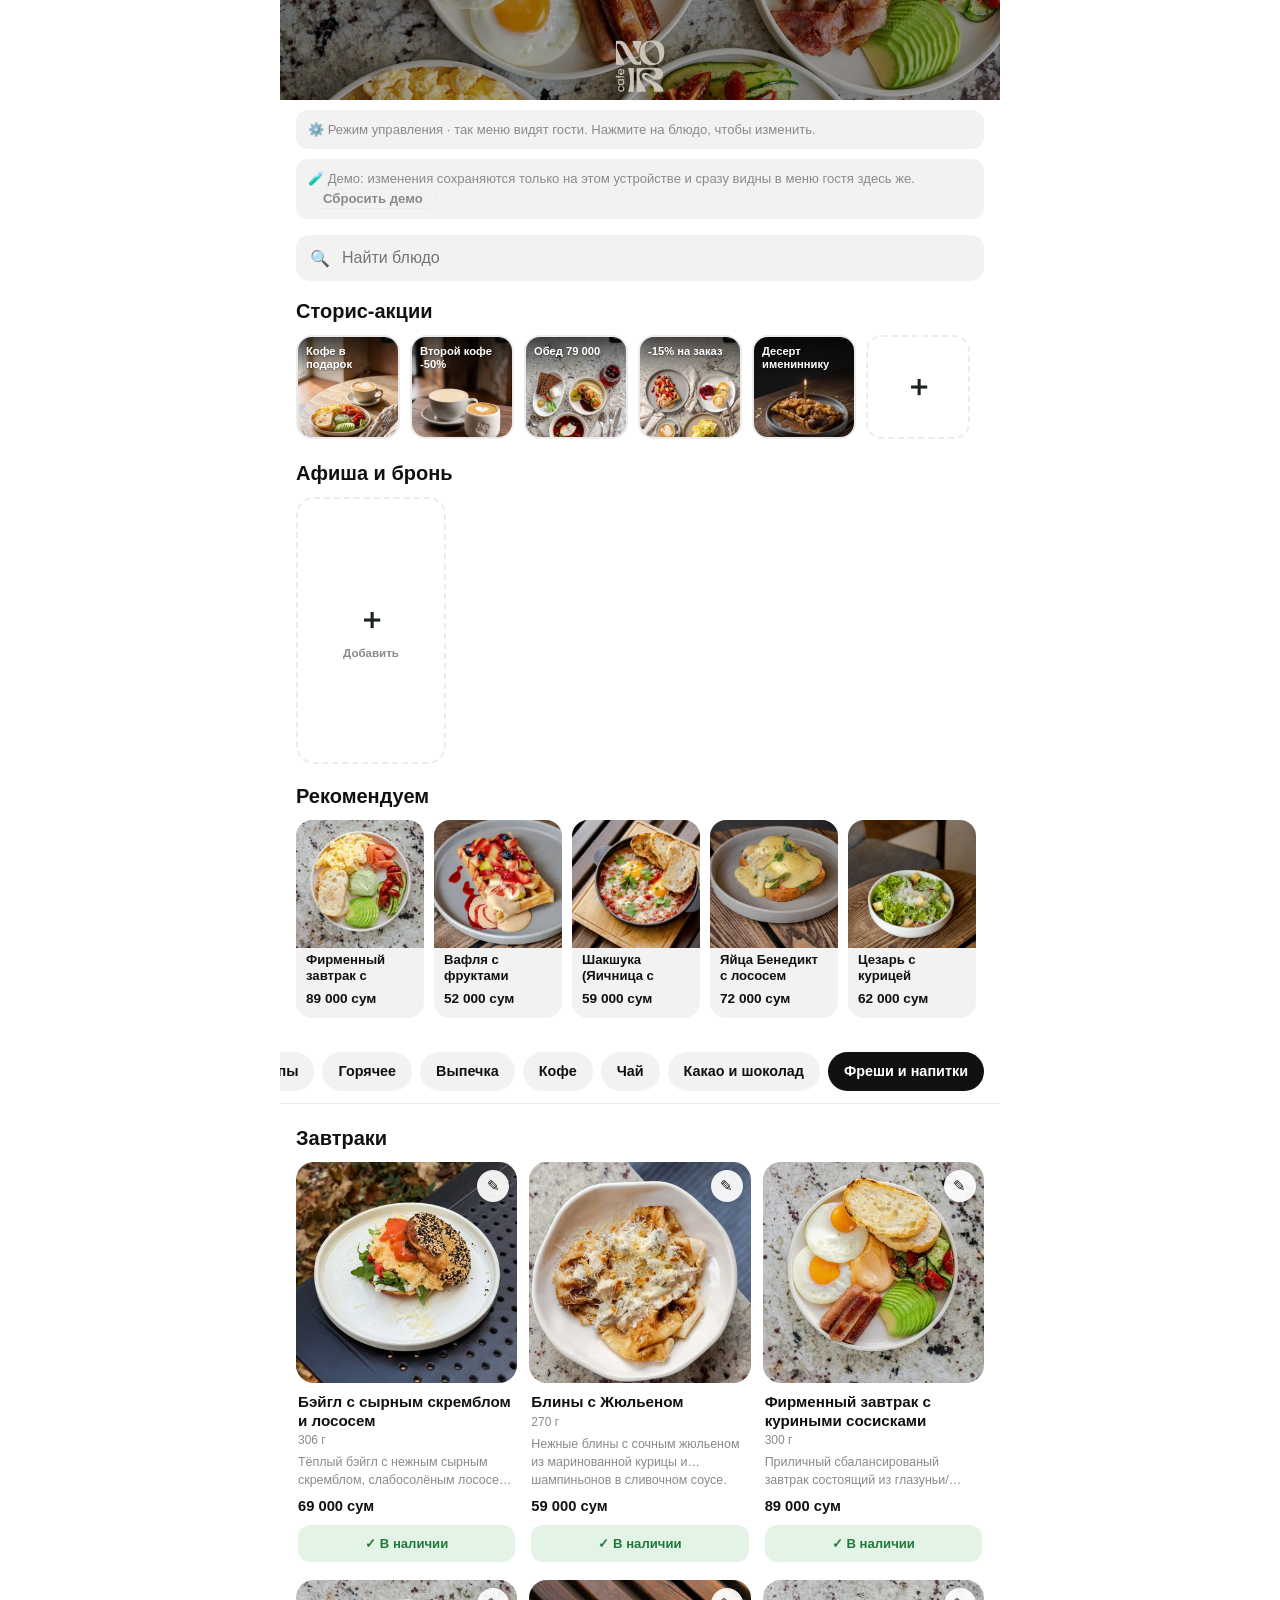
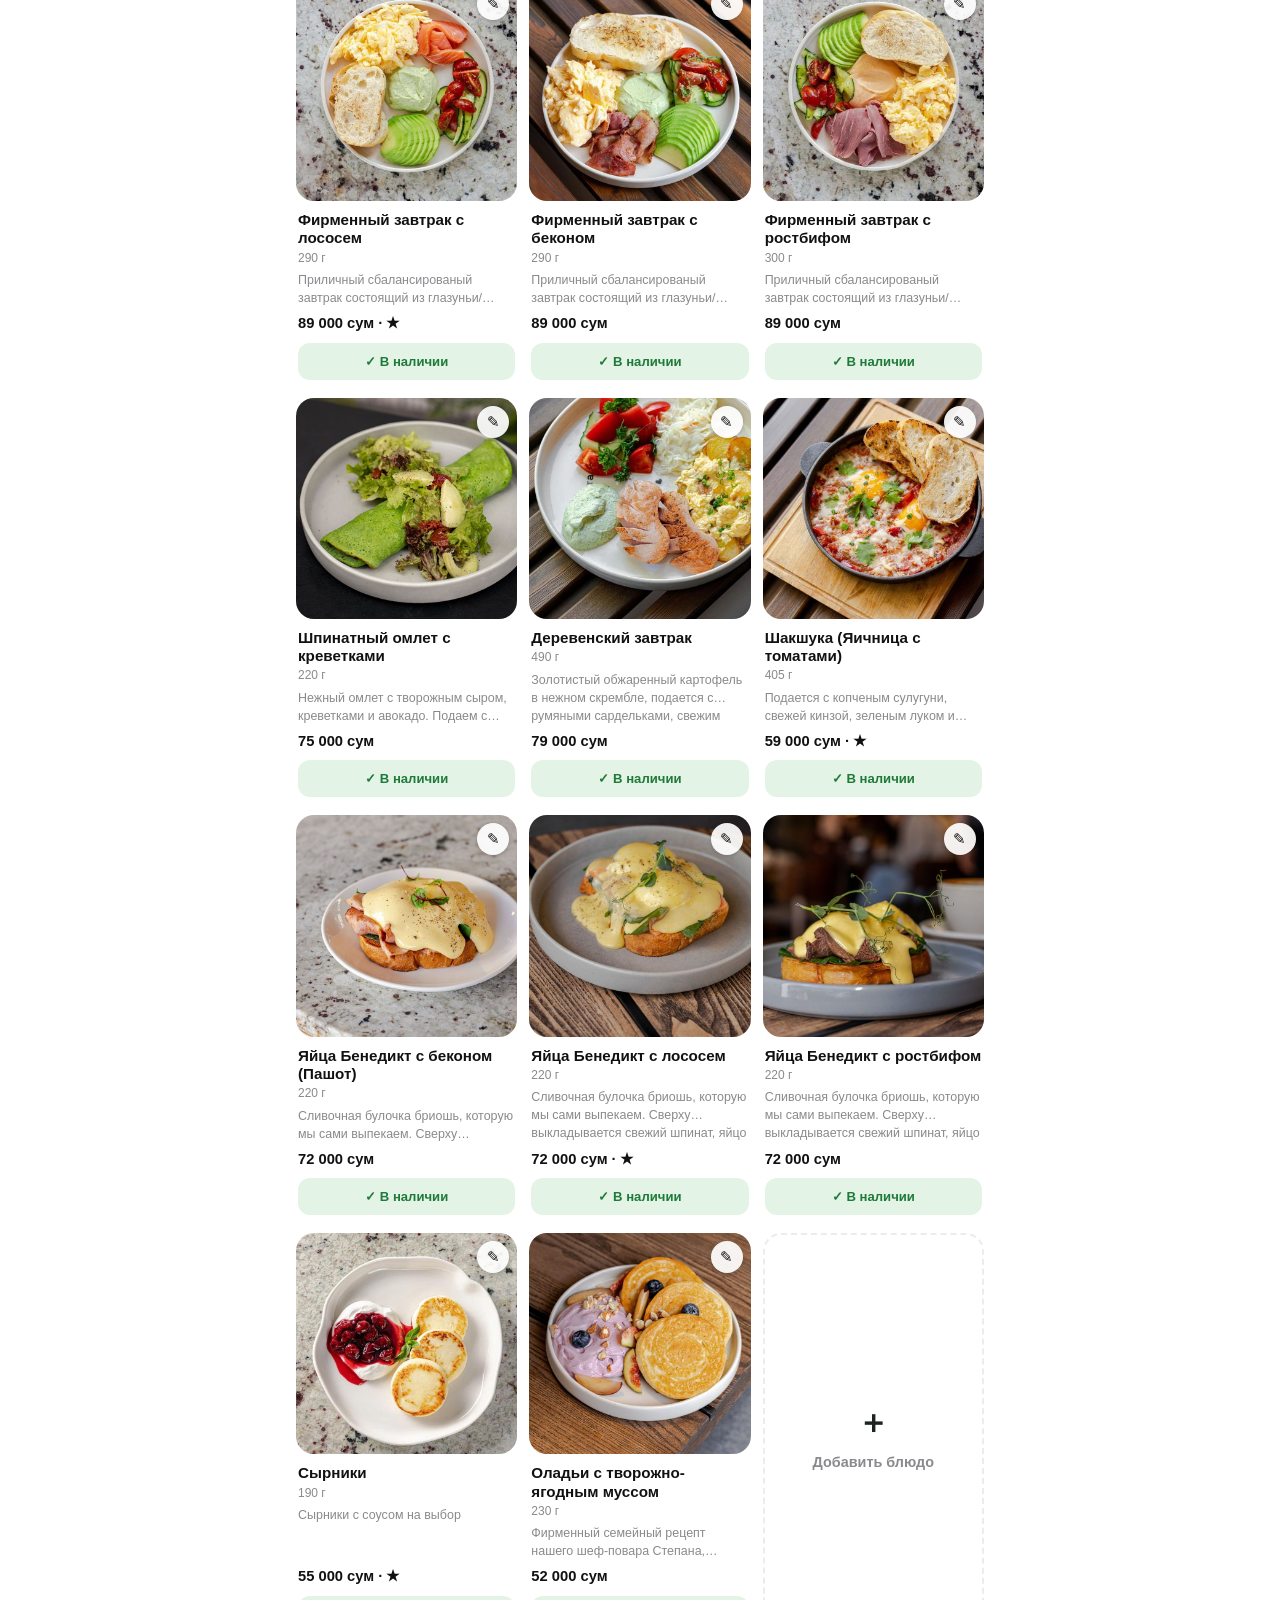
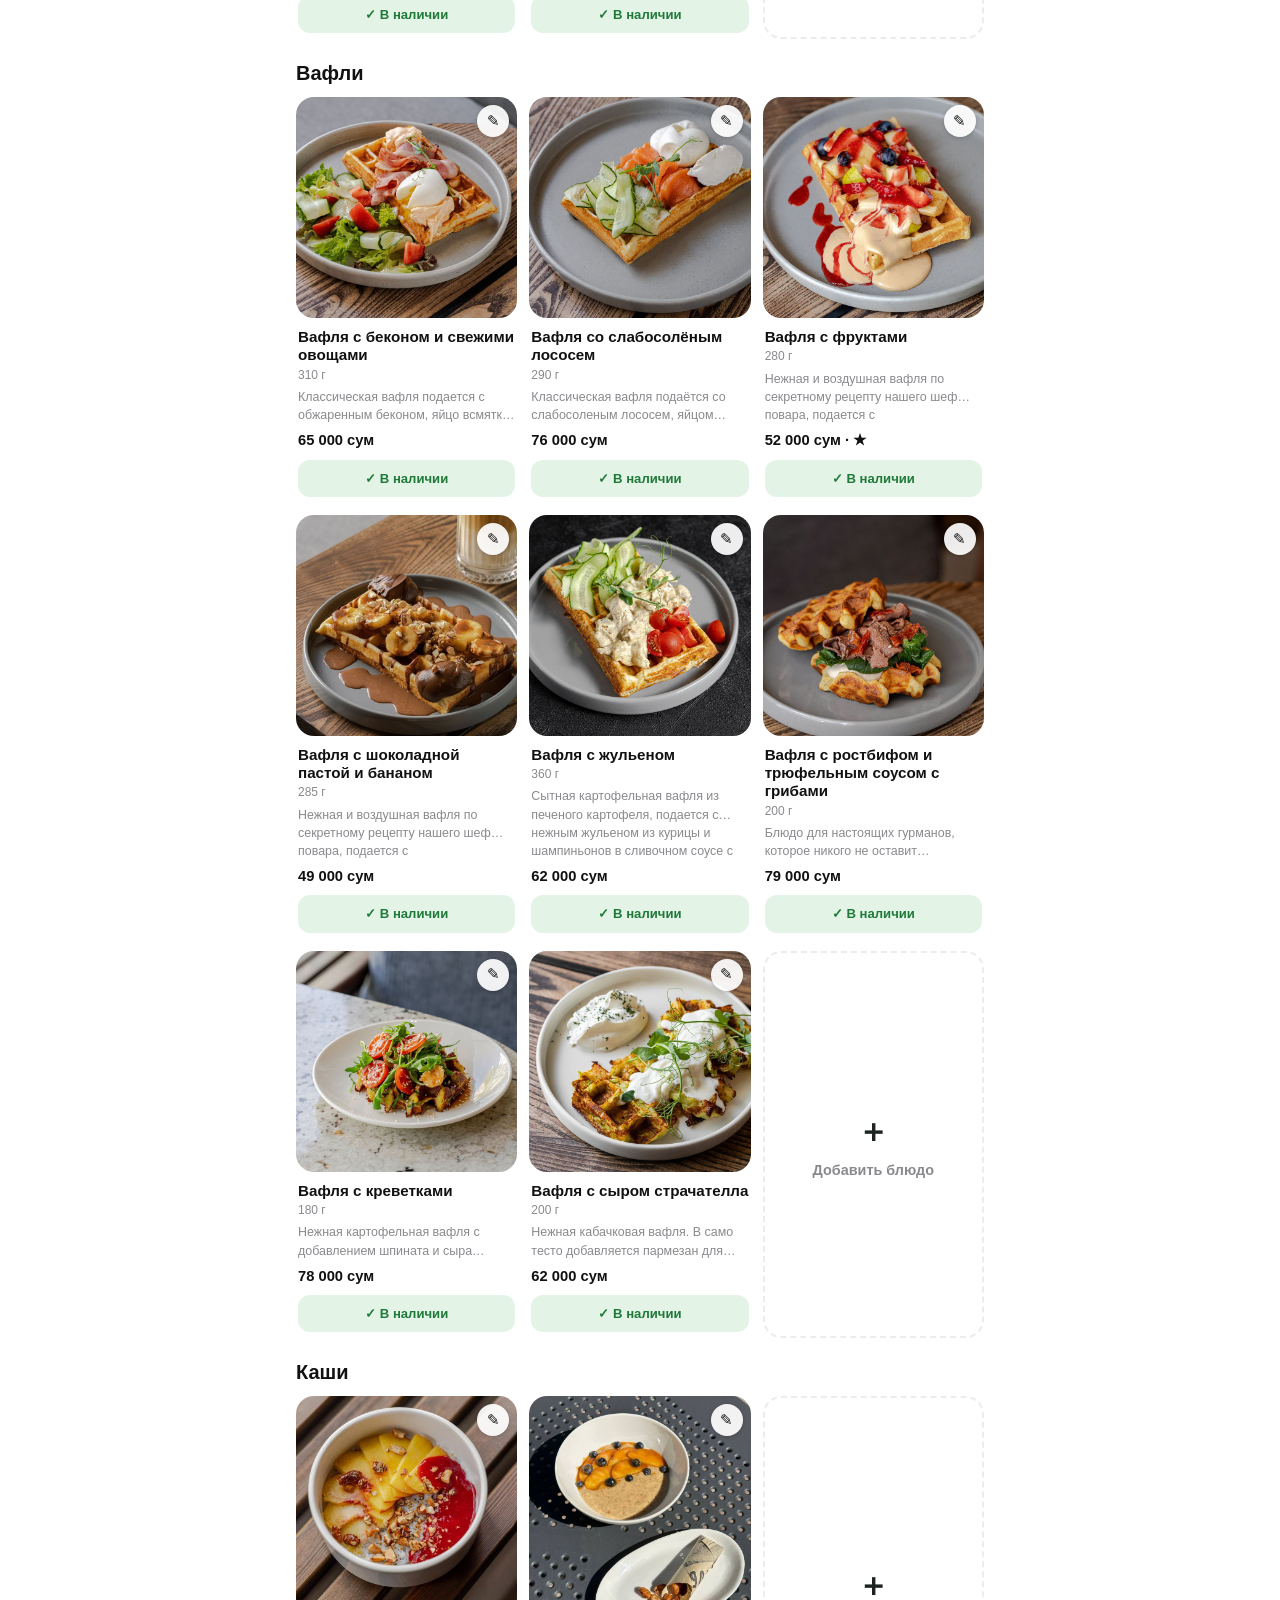
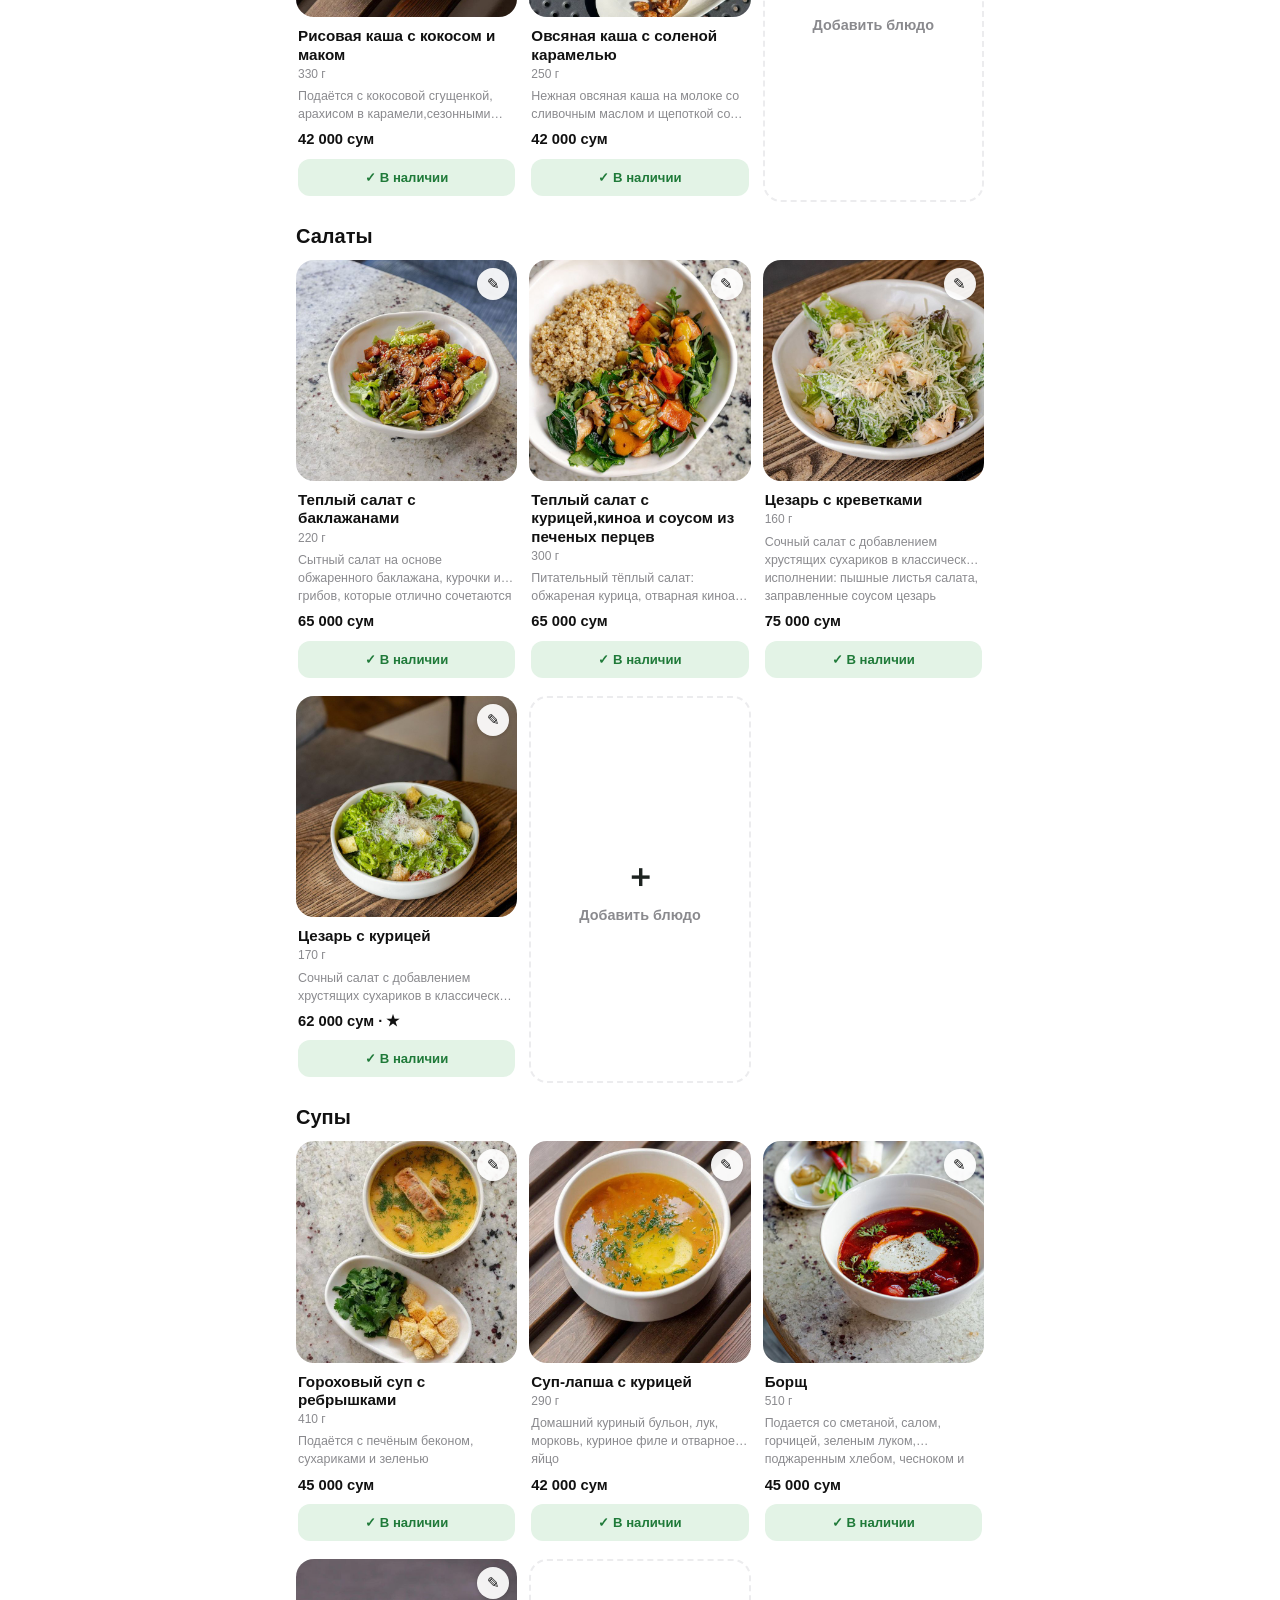
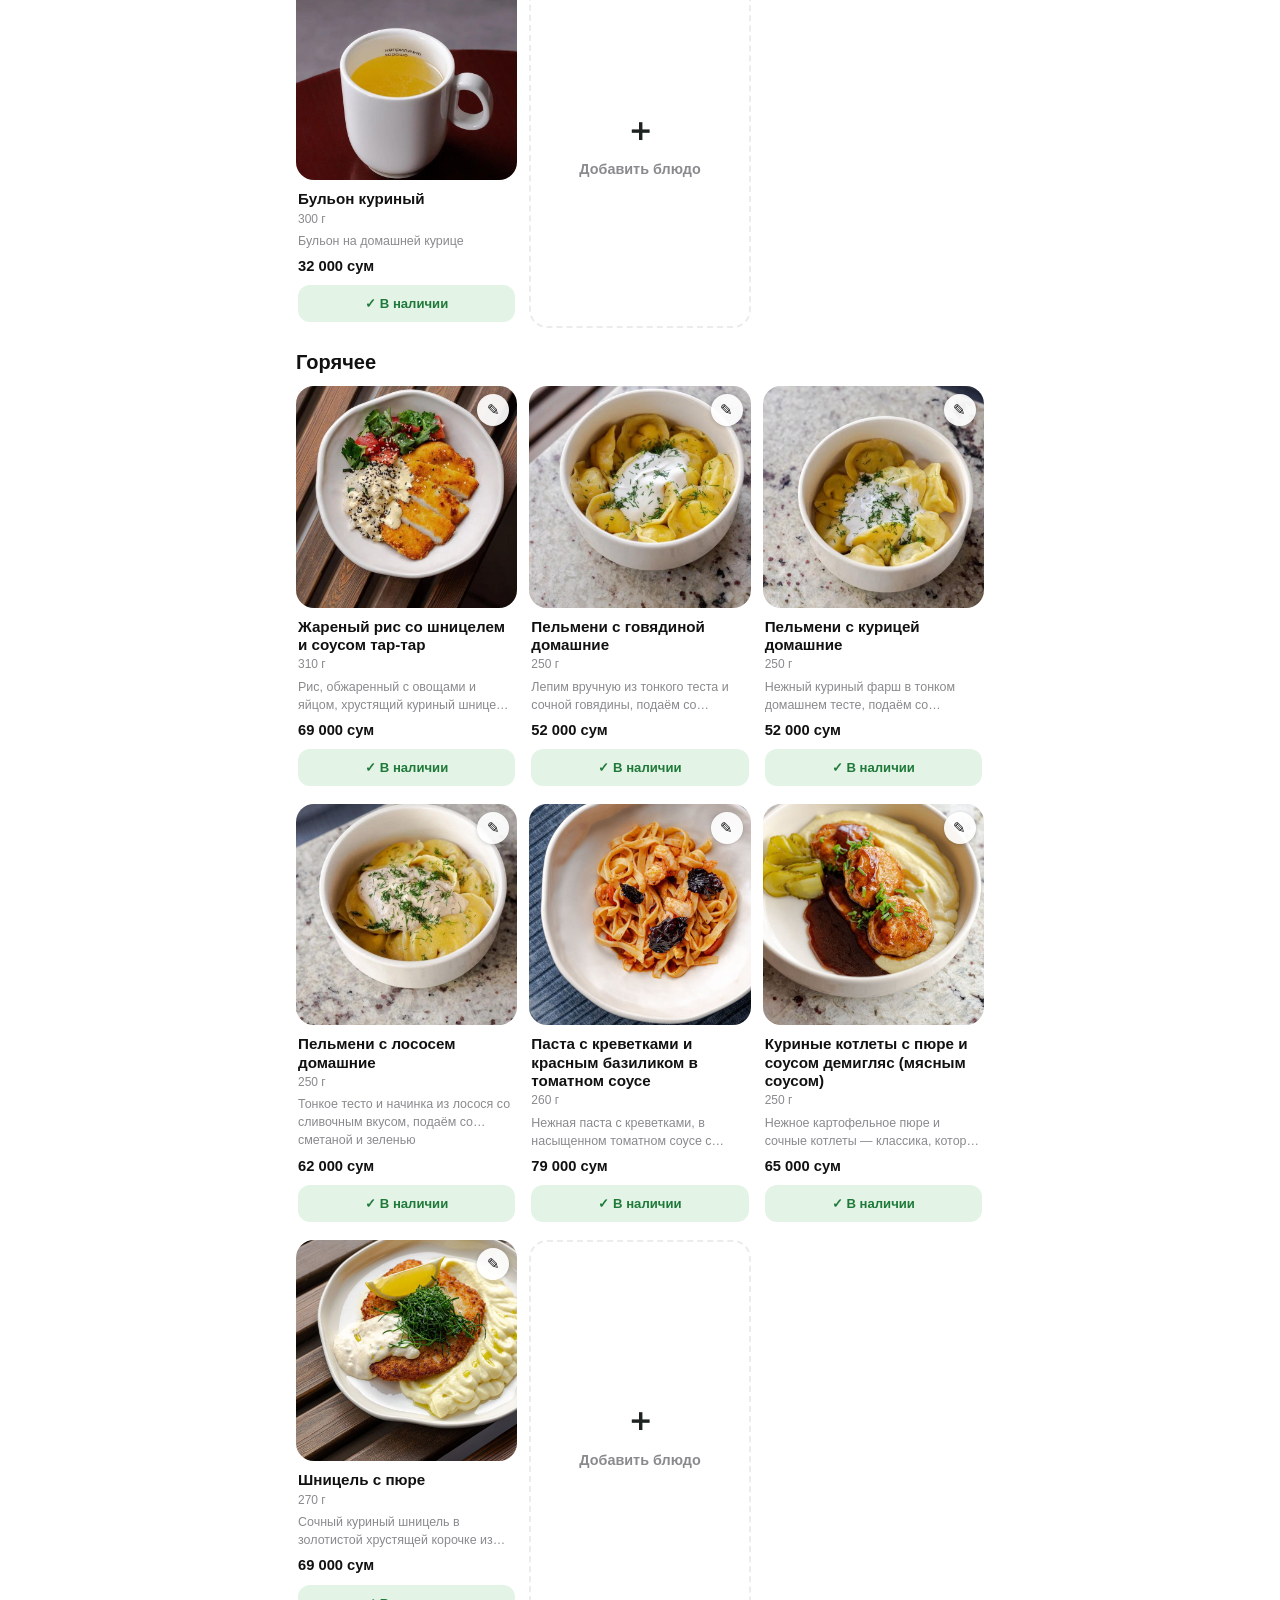
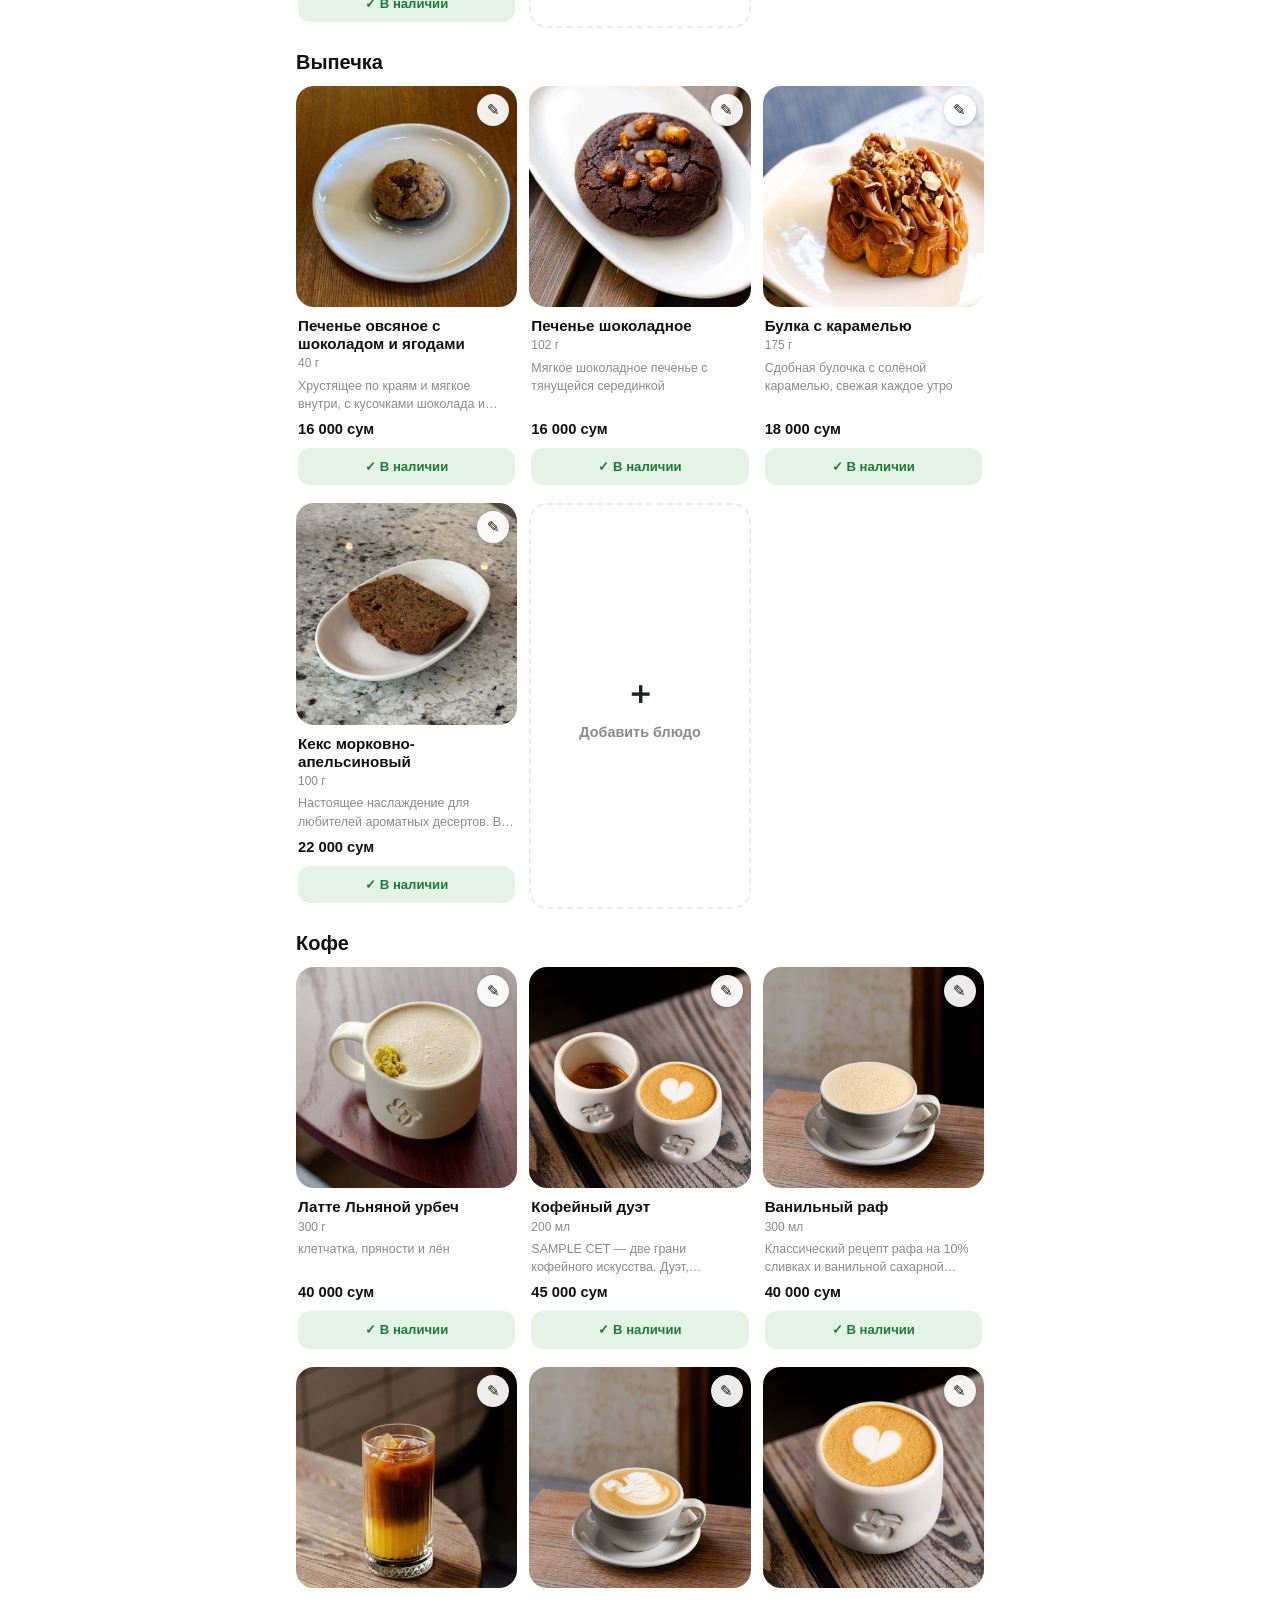
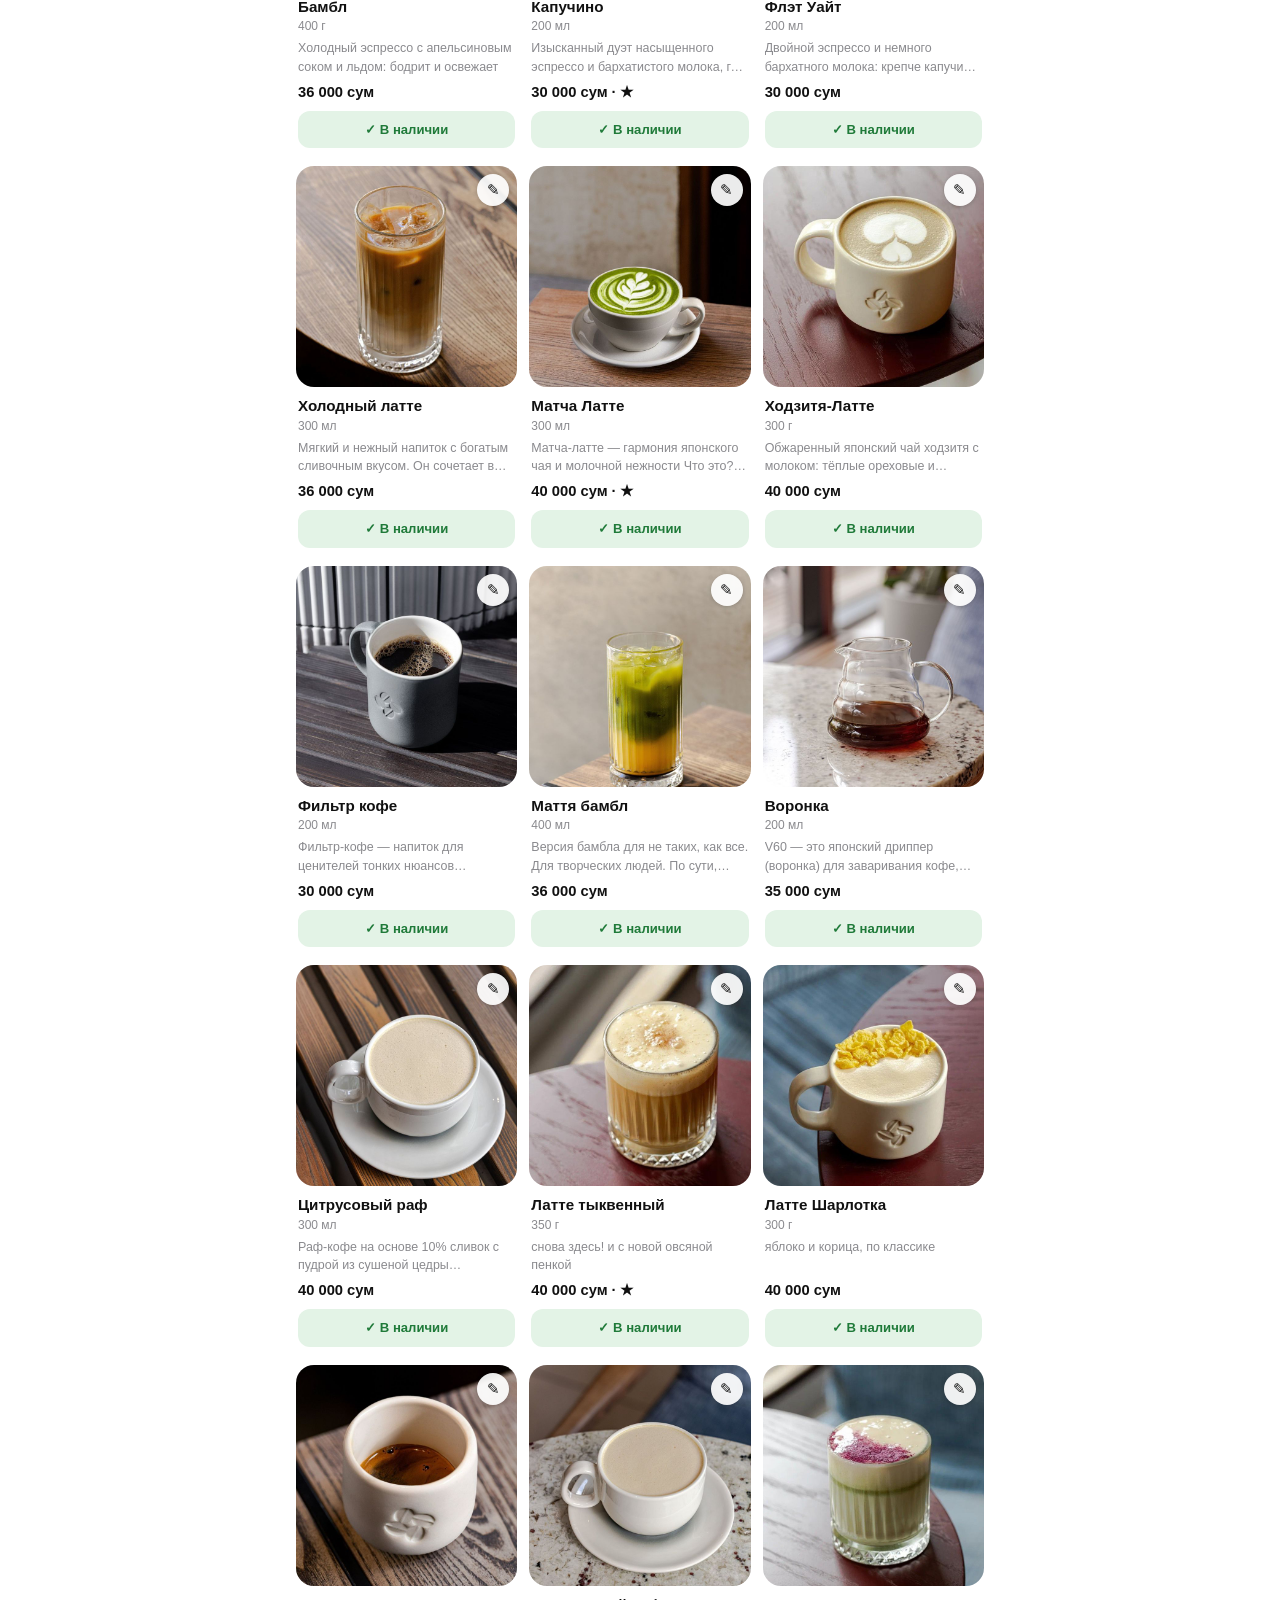
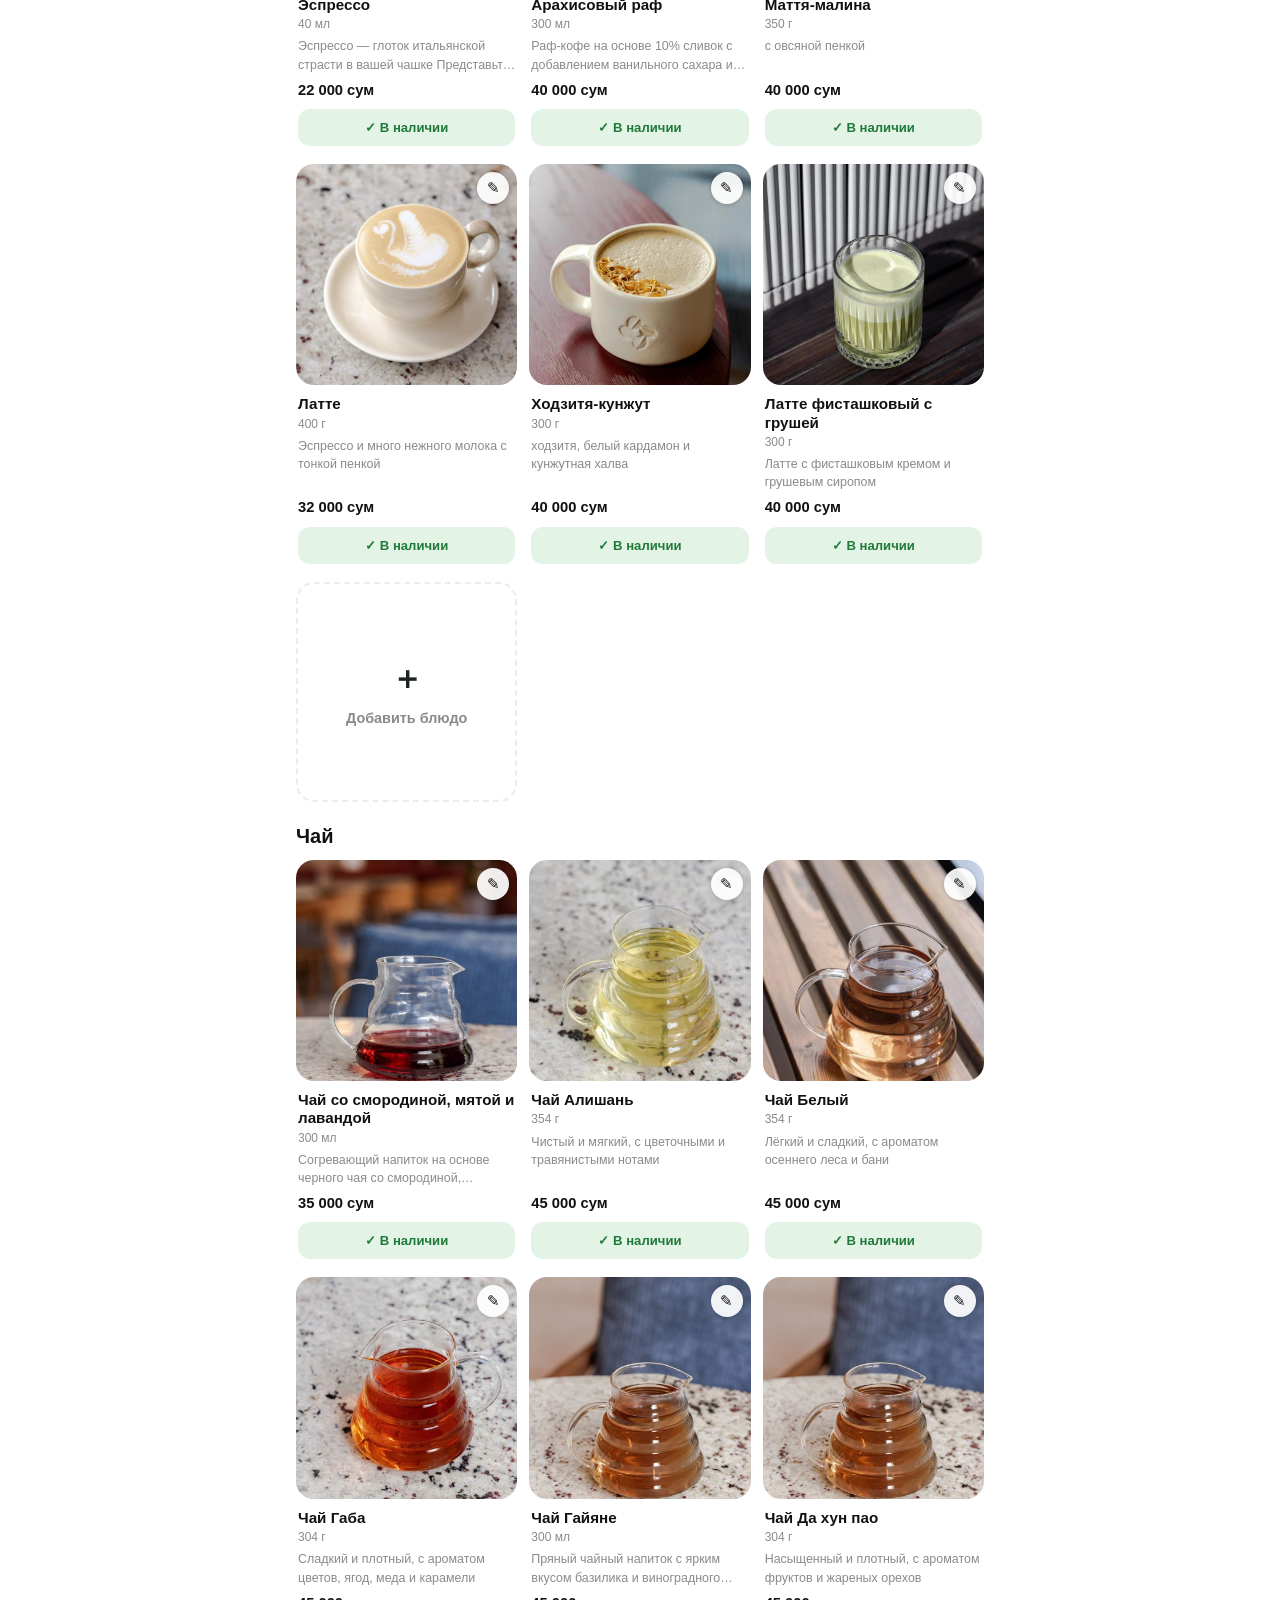
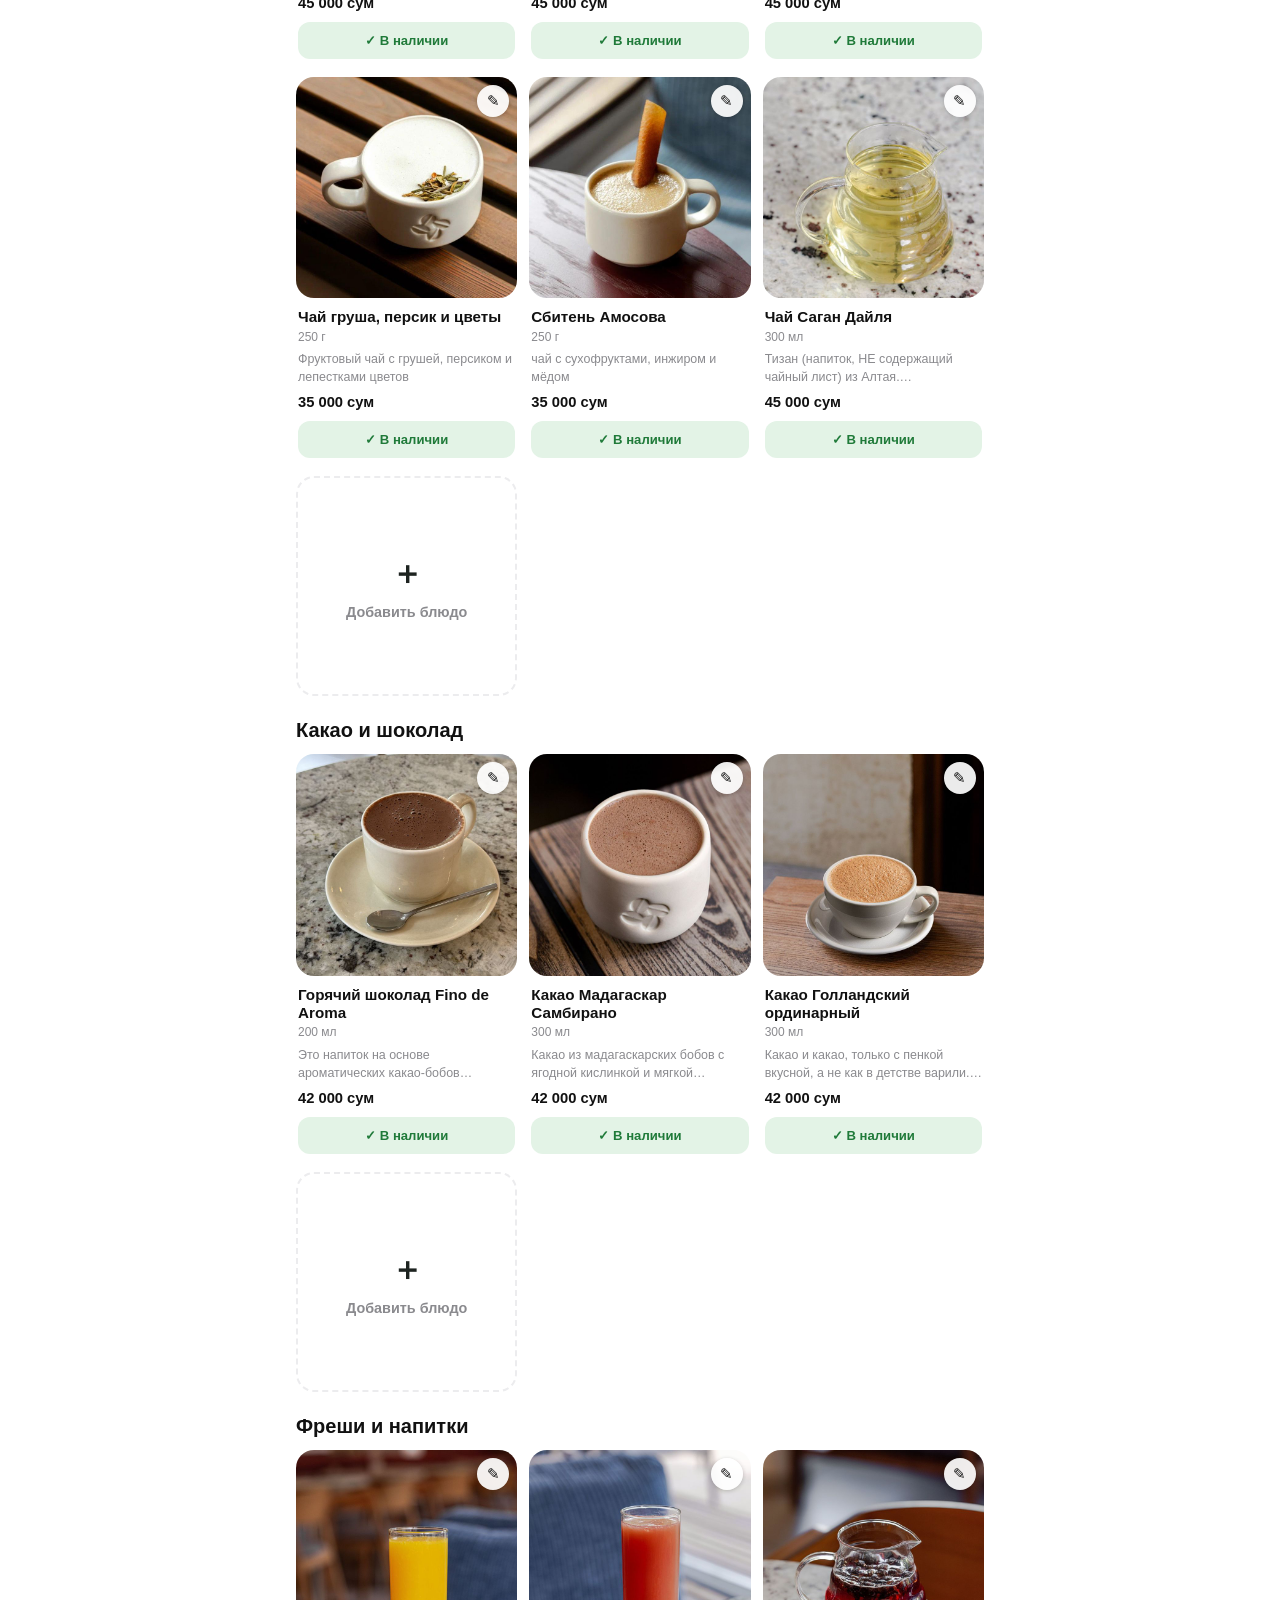
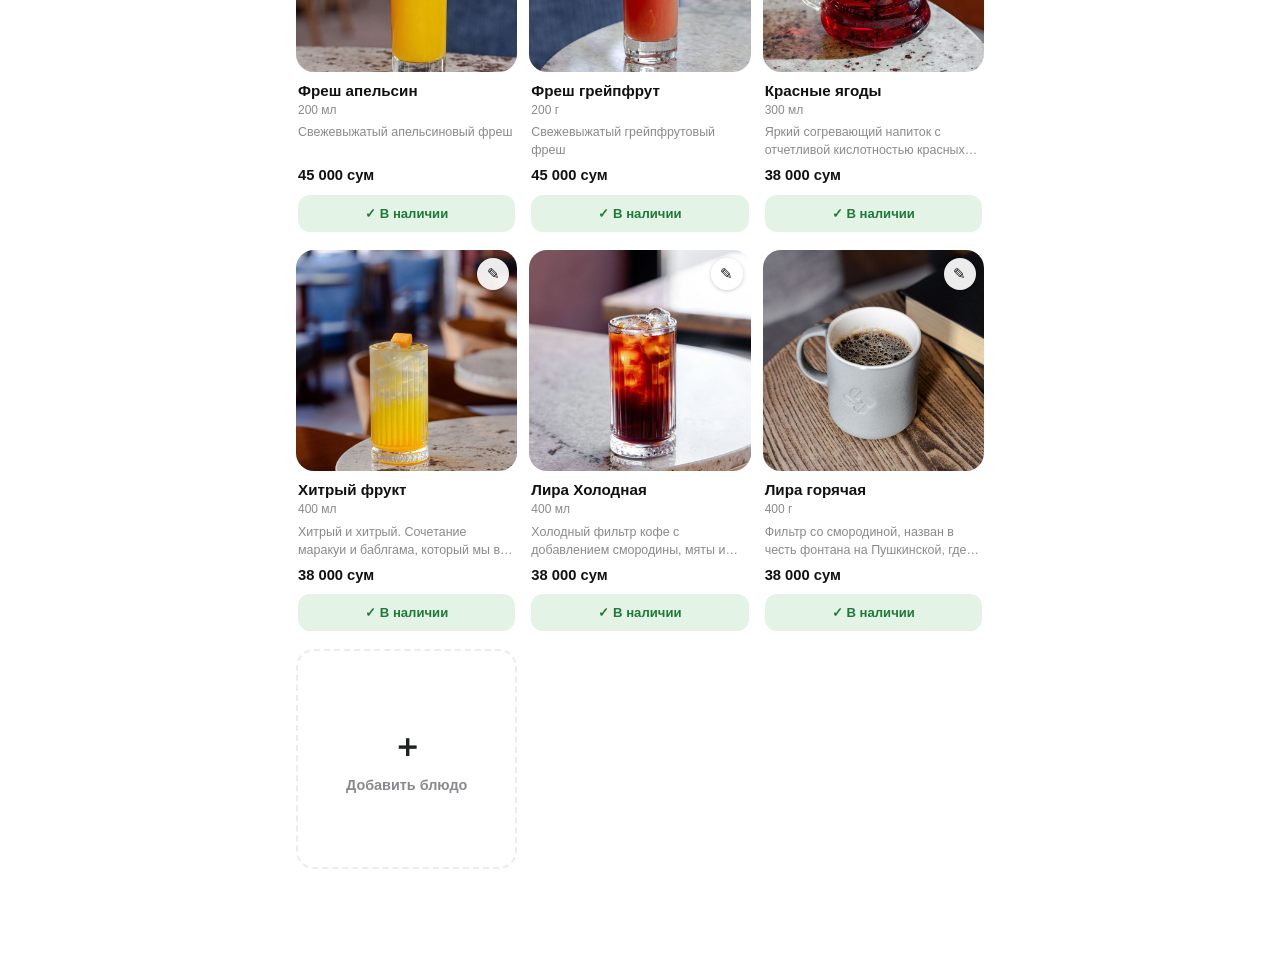
<file: admin.html>
<!doctype html>
<html lang="ru">
  <head>
    <meta charset="utf-8" />
    <meta name="viewport" content="width=device-width, initial-scale=1, viewport-fit=cover" />
    <meta name="theme-color" content="#ffffff" />
    <meta name="robots" content="noindex" />
    <title>Управление меню</title>
    <link rel="icon" href="./favicon.svg" type="image/svg+xml" />
    <!-- Скрипт Telegram: даёт подпись владельца (initData), без неё сервер ничего не сохранит -->
    <script src="https://telegram.org/js/telegram-web-app.js"></script>
    <script type="module" crossorigin src="./assets/admin-DETRryuW.js"></script>
    <link rel="modulepreload" crossorigin href="./assets/styles-D6FObSMw.js">
    <link rel="modulepreload" crossorigin href="./assets/demo-store-BYTXOf8q.js">
    <link rel="stylesheet" crossorigin href="./assets/styles-Dr9cru1t.css">
    <link rel="stylesheet" crossorigin href="./assets/admin-CtdkJfnY.css">
  </head>
  <body>
    <div id="root"></div>
  </body>
</html>
</file>
<file: assets/styles-Dr9cru1t.css>
:root{--bg:#fff;--surface:#fff;--ink:#111;--muted:#8a8a8e;--line:#ececee;--soft:#f2f2f3;--pic:#f4f4f5;--brand:#111;--brand-ink:#fff;--head:#fff;--head-ink:#111;--radius:18px;--font:ui-sans-serif, -apple-system, BlinkMacSystemFont, "Segoe UI", Roboto, sans-serif}*{box-sizing:border-box}html{-webkit-text-size-adjust:100%;overscroll-behavior-y:none}body{background:var(--bg);color:var(--ink);font:16px/1.45 var(--font);-webkit-font-smoothing:antialiased;-webkit-tap-highlight-color:transparent;margin:0}body:has(.sheet){overflow:hidden}button,input,textarea,select{font:inherit;color:inherit}button{cursor:pointer}h1,h2,h3{margin:0;line-height:1.2}:focus-visible{outline:3px solid var(--brand);outline-offset:2px}.page{max-width:720px;margin:0 auto;padding-bottom:110px}.state{text-align:center;color:var(--muted);padding:40px 20px}.muted{color:var(--muted)}.h2{margin:0 0 12px;font-size:1.25rem}.h3{margin:0 0 10px;font-size:1rem}.link{color:var(--brand);background:0 0;border:0;padding:6px 0;font-weight:700}.btn{background:var(--brand);min-height:52px;color:var(--brand-ink);border:0;border-radius:16px;padding:0 20px;font-size:1rem;font-weight:800}.btn:disabled{opacity:.6}.btn--grow{flex:1}.btn--wide{width:100%}.hero{background:var(--head);color:var(--head-ink);padding:16px 16px 6px}.hero__top{justify-content:space-between;align-items:center;gap:12px;display:flex}.brand{align-items:center;gap:12px;display:flex}.brand__logo{border-radius:14px;width:48px;height:48px;display:block}.brand h1{font-size:1.3rem}.brand p{color:var(--muted);margin:2px 0 0;font-size:.85rem}.lang{background:var(--soft);color:var(--ink);border:0;border-radius:999px;padding:8px 14px;font-size:.8rem;font-weight:800}.demo{background:var(--soft);color:var(--muted);border-radius:12px;margin:14px 0 0;padding:10px 12px;font-size:.85rem}.block{padding:16px 16px 0}.info{color:var(--muted);margin:10px 0 0;font-size:.88rem}.switch{background:var(--soft);border-radius:14px;grid-template-columns:1fr 1fr;gap:6px;padding:4px;display:grid}.switch__opt{height:42px;color:var(--muted);cursor:pointer;border-radius:11px;place-items:center;font-weight:700;display:grid;position:relative}.switch__opt input{opacity:0;pointer-events:none;position:absolute}.switch__opt--on{background:var(--brand);color:var(--brand-ink)}.switch__opt:has(input:focus-visible){outline:3px solid var(--brand)}.point{background:var(--soft);cursor:pointer;border-radius:14px;align-items:center;gap:12px;margin-top:10px;padding:12px 14px;display:flex;position:relative}.point__icon{font-size:1.3rem}.point__text{flex-direction:column;flex:1;min-width:0;line-height:1.3;display:flex}.point__text small{color:var(--muted);font-size:.75rem}.point__text span{color:var(--muted);text-overflow:ellipsis;white-space:nowrap;font-size:.85rem;overflow:hidden}.point__chev{color:var(--muted);font-size:1.5rem}.point select{opacity:0;cursor:pointer;width:100%;position:absolute;inset:0}.hscroll{scrollbar-width:none;gap:10px;padding:0 16px 4px;display:flex;overflow-x:auto}.hscroll::-webkit-scrollbar{display:none}.hscroll>*{flex:none}.hscroll--flush{padding:0 0 4px}.promos{padding-top:16px}.promo{text-align:left;border-radius:var(--radius);background-position:50%;background-size:cover;border:0;flex-direction:column;justify-content:flex-end;gap:4px;width:240px;height:120px;padding:14px;display:flex}.promo b{font-size:1.1rem;line-height:1.2}.promo span{opacity:.9;font-size:.82rem}.mini{text-align:left;background:var(--soft);border:0;border-radius:16px;flex-direction:column;gap:4px;width:128px;padding:0 0 10px;display:flex;overflow:hidden}.mini .pic{aspect-ratio:1;background:0 0;font-size:2.2rem}.mini__name{height:2.5em;padding:0 10px;font-size:.82rem;font-weight:600;line-height:1.25;overflow:hidden}.mini b{padding:0 10px;font-size:.85rem}.pic{aspect-ratio:4/3;background:var(--pic);place-items:center;font-size:3rem;display:grid;overflow:hidden}.pic img{object-fit:cover;color:#0000;width:100%;height:100%;display:block}.pic--big{aspect-ratio:1;width:100%;max-height:58vh;font-size:5rem}.pic img.pic__logo{object-fit:contain;mix-blend-mode:multiply;filter:brightness(1.1)contrast(1.15);opacity:.85;width:52%;height:auto}.pic--thumb img.pic__logo{width:80%}.pic.pic--fill{background:var(--brand)}.pic.pic--fill img.pic__logo{mix-blend-mode:normal;filter:none;opacity:1;width:62%;max-height:62%;margin:auto}.pic--thumb.pic--fill img.pic__logo{width:78%}.pic--thumb{aspect-ratio:1;border-radius:12px;flex:none;width:56px;height:56px;font-size:1.6rem}.tabs{z-index:5;background:var(--bg);border-bottom:1px solid var(--line);scrollbar-width:none;gap:8px;margin-top:18px;padding:12px 16px;display:flex;position:sticky;top:0;overflow-x:auto}.tabs::-webkit-scrollbar{display:none}.tab{background:var(--soft);color:var(--ink);border:0;border-radius:999px;flex:none;padding:9px 16px;font-size:.9rem;font-weight:600}.tab--on{background:var(--ink);color:var(--bg);box-shadow:none}main{padding:0 16px}.cat{padding-top:22px;scroll-margin-top:64px}.grid{grid-template-columns:1fr 1fr;gap:12px;display:grid}@media (width>=560px){.grid{grid-template-columns:repeat(3,1fr)}}.card{background:var(--surface);cursor:pointer;flex-direction:column;display:flex;position:relative}.card .pic{border-radius:var(--radius);aspect-ratio:1}.card__count{background:var(--brand);min-width:26px;height:26px;color:var(--brand-ink);border-radius:999px;place-items:center;padding:0 6px;font-size:.8rem;font-weight:800;display:grid;position:absolute;top:8px;right:8px}.card__body{flex-direction:column;flex:1;padding:10px 2px 6px;display:flex}.card h3{font-size:.95rem}.card small{margin-top:2px;font-size:.75rem}.card p{color:var(--muted);-webkit-line-clamp:2;-webkit-box-orient:vertical;flex:1;margin:4px 0 0;font-size:.78rem;display:-webkit-box;overflow:hidden}.price-btn{border:1.5px solid var(--ink);background:0 0;border-radius:999px;align-self:flex-start;height:36px;margin-top:10px;padding:0 14px;font-size:.88rem;font-weight:700}.price-btn:hover{background:var(--ink);color:var(--bg)}.qty{background:var(--soft);border-radius:12px;flex:none;justify-content:space-between;align-items:center;gap:2px;height:36px;display:flex}.qty button{width:36px;height:36px;color:var(--ink);background:0 0;border:0;font-size:1.25rem;font-weight:700}.qty span{text-align:center;min-width:18px;font-weight:800}.qty--lg{border-radius:16px;height:52px}.qty--lg button{width:46px;height:52px}.sheet{z-index:50;justify-content:center;align-items:flex-end;display:flex;position:fixed;inset:0}.sheet__backdrop{background:#00000073;animation:.2s fade;position:absolute;inset:0}.sheet__panel{background:var(--surface);border-radius:22px 22px 0 0;flex-direction:column;width:100%;max-width:720px;max-height:92vh;animation:.25s ease-out up;display:flex;position:relative;overflow:hidden}.sheet__scroll{overscroll-behavior:contain;overflow-y:auto}.sheet__close{z-index:2;background:var(--soft);width:36px;height:36px;color:var(--ink);border:0;border-radius:50%;font-weight:800;position:absolute;top:12px;right:12px}.sheet__body{padding:16px 16px 8px}.sheet__body h2{font-size:1.35rem}.sheet__desc{color:var(--muted);margin:8px 0 0;font-size:.9rem}.sheet__foot{padding:12px 16px calc(12px + env(safe-area-inset-bottom));border-top:1px solid var(--line);background:var(--surface);gap:10px;display:flex}@keyframes up{0%{opacity:0;transform:translateY(40px)}}@keyframes fade{0%{opacity:0}}@media (prefers-reduced-motion:reduce){.sheet__panel,.sheet__backdrop{animation:none}}.group{border:0;margin:18px 0 0;padding:0}.group legend{align-items:baseline;gap:8px;margin-bottom:4px;padding:0;font-size:1.02rem;font-weight:800;display:flex}.group legend small{color:var(--muted);font-size:.75rem;font-weight:600}.opt{border-bottom:1px solid var(--line);cursor:pointer;align-items:center;gap:12px;min-height:46px;display:flex}.opt input{width:20px;height:20px;accent-color:var(--brand);flex:none;margin:0}.opt__name{flex:1}.opt__price{color:var(--muted);white-space:nowrap;font-size:.9rem}.bar{z-index:10;padding:12px 16px calc(12px + env(safe-area-inset-bottom));background:linear-gradient(to top, var(--bg) 70%, transparent);position:fixed;bottom:0;left:0;right:0}.bar__btn{background:var(--brand);width:100%;max-width:688px;min-height:56px;color:var(--brand-ink);border:0;border-radius:16px;justify-content:space-between;align-items:center;gap:12px;margin:0 auto;padding:0 18px;font-size:1rem;font-weight:700;display:flex;box-shadow:0 8px 20px #0000002e}.bar__btn--center{justify-content:center}.bar__count{background:var(--brand-ink);min-width:28px;height:28px;color:var(--brand);border-radius:999px;place-items:center;padding:0 6px;font-size:.85rem;display:grid}.bar__inner{align-items:center;gap:14px;max-width:688px;margin:0 auto;display:flex}.bar__total{flex-direction:column;line-height:1.2;display:flex}.bar__total small{color:var(--muted);font-size:.78rem}.bar__total b{white-space:nowrap;font-size:1.1rem}.cartpage{padding:8px 16px 120px}.cartpage h1{margin:2px 0 14px;font-size:1.6rem}.cartpage section{margin-bottom:14px}.cart__head{justify-content:space-between;align-items:center;display:flex}.back{color:var(--muted);background:0 0;border:0;padding:6px 0;font-weight:700}.box{background:var(--soft);border-radius:var(--radius);padding:14px 16px}.line{border-bottom:1px solid var(--line);align-items:center;gap:12px;padding:10px 0;display:flex}.line:last-child{border-bottom:0}.line__info{flex-direction:column;flex:1;min-width:0;line-height:1.3;display:flex}.line__info b{font-size:.92rem}.line__info small{color:var(--muted);font-size:.78rem}.line__info span{margin-top:2px;font-size:.9rem;font-weight:700}.row{justify-content:space-between;gap:12px;padding:5px 0;display:flex}.row span:last-child{white-space:nowrap;font-weight:700}.row--center{align-items:center;padding-bottom:12px}.field{margin-top:12px;display:block}.field--last{margin-top:4px}.field span{color:var(--muted);margin-bottom:6px;font-size:.85rem;font-weight:700;display:block}.field input,.field textarea{background:var(--surface);resize:vertical;border:1px solid #0000;border-radius:12px;width:100%;padding:13px 14px;font-size:16px}.field input:focus,.field textarea:focus{border-color:var(--ink);outline:none}.phone{gap:8px;display:flex}.phone__code{background:var(--surface);cursor:pointer;border-radius:12px;flex:none;align-items:center;padding:0 12px;display:flex;position:relative}.phone__code i{white-space:nowrap;font-style:normal;font-weight:600}.phone__code select{opacity:0;cursor:pointer;width:100%;font-size:16px;position:absolute;inset:0}.phone input{flex:1;min-width:0}.opt--off{opacity:.45;cursor:default}.suggest{position:relative}.suggest__list{z-index:20;background:var(--surface);border:1px solid var(--line);border-radius:14px;margin:4px 0 0;padding:6px;list-style:none;position:absolute;top:100%;left:0;right:0;box-shadow:0 12px 30px #00000026}.suggest__list button{text-align:left;background:0 0;border:0;border-radius:10px;width:100%;padding:10px}.suggest__list button:hover,.suggest__list button:focus{background:var(--soft)}.consent{color:var(--muted);cursor:pointer;align-items:flex-start;gap:10px;margin:14px 0 0;font-size:.82rem;display:flex}.consent input{width:20px;height:20px;accent-color:var(--brand);flex:none;margin:1px 0 0}.error{color:#a12a17;background:#fde7e4;border-radius:12px;margin:0 0 12px;padding:10px 12px;font-weight:600}.done{text-align:center;padding:32px 16px 40px}.done h1{margin-bottom:10px;font-size:1.5rem}.done p{color:var(--muted)}.done__icon{margin-bottom:12px;font-size:3.5rem}.done__sum{margin-bottom:24px;font-weight:800;color:var(--ink)!important}.chat{border-radius:var(--radius);text-align:left;background:#cfe3c7;margin:20px 0 24px;padding:14px}.chat__head{color:#1f1a17;align-items:center;gap:10px;margin-bottom:12px;display:flex}.chat__avatar{background:#3e9bd8;border-radius:50%;place-items:center;width:34px;height:34px;display:grid}.bubble{color:#1f1a17;overflow-wrap:anywhere;background:#fff;border-radius:4px 16px 16px;max-width:94%;padding:10px 12px 22px;font-size:.86rem;line-height:1.45;position:relative}.bubble__opts{opacity:.75;padding-left:14px;font-size:.8rem}.bubble__time{opacity:.5;font-size:.7rem;position:absolute;bottom:6px;right:10px}.page--nobar{padding-bottom:32px}.search{background:var(--soft);border-radius:14px;align-items:center;gap:10px;height:46px;padding:0 14px;display:flex}.search input{background:0 0;border:0;outline:none;flex:1;min-width:0;height:100%;font-size:16px}.search input::-webkit-search-cancel-button{cursor:pointer}.card__price{margin-top:8px;font-size:.95rem}.sheet__price{margin:12px 0 0;font-size:1.2rem;font-weight:800}.info-group{margin-top:18px}.info-group h3{margin-bottom:4px;font-size:1rem}.info-group ul{margin:0;padding:0;list-style:none}.info-group li{border-bottom:1px solid var(--line);justify-content:space-between;gap:12px;padding:9px 0;display:flex}.qr-foot{margin-top:28px;padding-bottom:12px}.qr-point{background:var(--soft);border-radius:14px;flex-direction:column;gap:2px;margin-bottom:8px;padding:12px 14px;font-size:.92rem;display:flex}a.bar__btn{text-decoration:none}.langsw{background:var(--soft);border-radius:999px;flex:none;padding:3px;display:flex}.langsw__btn{color:var(--muted);cursor:pointer;background:0 0;border:0;border-radius:999px;padding:7px 12px;font-size:.78rem;font-weight:800}.langsw__btn--on{background:var(--ink);color:var(--bg)}.card--off .pic img,.card--off .pic span,.mini--off .pic img,.mini--off .pic span{filter:grayscale()blur(1.5px);opacity:.45}.card--off .card__body,.mini--off .mini__name,.mini--off b{opacity:.45}.card,.mini{position:relative}.stock-badge{z-index:1;color:#fff;pointer-events:none;background:#111111db;border-radius:999px;padding:4px 9px;font-size:.72rem;font-weight:700;position:absolute;top:8px;left:8px}.stock-badge--soft{color:var(--ink);background:#ffffffeb}.stock-note{background:var(--soft);border-radius:999px;margin:10px 0 0;padding:6px 12px;font-size:.85rem;font-weight:700;display:inline-block}.btn--off{background:var(--soft);color:var(--muted);cursor:not-allowed}.line--off .pic,.line--off .line__info b,.line--off .line__info span{opacity:.45}.line__warn{color:#c62a2f;font-size:.78rem;font-style:normal;font-weight:700}.locate{border:1.5px dashed var(--brand);width:100%;color:var(--brand);font:inherit;cursor:pointer;background:0 0;border-radius:14px;margin:14px 0 4px;padding:13px 14px;font-weight:700;display:block}.locate:disabled{opacity:.6}.eta{background:#fff;border-radius:14px;margin-top:12px;padding:12px 14px}.eta p{margin:0;font-size:.88rem}.eta__time{font-weight:800;margin-top:4px!important;font-size:1rem!important}.eta small{margin-top:4px;font-size:.75rem;display:block}.info--warn{color:#b3261e}.order-banner{background:var(--brand);width:calc(100% - 32px);color:var(--brand-ink);font:inherit;text-align:left;cursor:pointer;border:0;border-radius:16px;align-items:center;gap:10px;margin:12px 16px 0;padding:14px 16px;display:flex}.order-banner b{flex:1;font-size:.92rem}.track{margin-top:14px}.track__head{justify-content:space-between;align-items:baseline;gap:10px;display:flex}.track__total{font-weight:800}.track__eta{background:#fff;border-radius:12px;margin:10px 0 4px;padding:10px 12px;font-weight:800}.track__cancel{color:#b3261e;margin:10px 0;font-weight:800}.steps{margin:14px 0 6px;padding:0;list-style:none}.step{color:var(--muted);align-items:center;gap:12px;padding:0 0 18px;display:flex;position:relative}.step:last-child{padding-bottom:0}.step:not(:last-child):after{content:"";background:var(--line);width:2px;position:absolute;top:32px;bottom:2px;left:15px}.step--done:not(:last-child):after{background:var(--brand)}.step__dot{border:2px solid var(--line);background:#fff;border-radius:50%;flex:none;place-items:center;width:32px;height:32px;font-size:.95rem;display:grid}.step--done .step__dot{background:var(--brand);border-color:var(--brand);color:var(--brand-ink);font-weight:800}.step--now{color:var(--ink);font-weight:800}.step--now .step__dot{border-color:var(--brand);animation:1.6s ease-in-out infinite pulse}.step--done{color:var(--ink)}.step__name{flex:1}.step__time{color:var(--muted);font-size:.8rem;font-weight:600}@keyframes pulse{0%,to{box-shadow:0 0 #3f8f2a73}50%{box-shadow:0 0 0 7px #3f8f2a00}}@media (prefers-reduced-motion:reduce){.step--now .step__dot{animation:none}}.track__pay{margin:12px 0 0;font-weight:700}.track__pay--ok{color:var(--brand)}.track__small{margin:6px 0 0;font-size:.8rem}.track__hint{margin:14px 4px;font-size:.82rem}.whenrow{border:1px solid var(--line);background:var(--surface);width:100%;color:var(--ink);font:inherit;text-align:left;cursor:pointer;border-radius:14px;align-items:center;gap:10px;margin-top:12px;padding:14px;display:flex}.whenrow span{color:var(--muted);font-size:.9rem;font-weight:700}.whenrow b{margin-left:auto}.whenrow i{color:var(--muted);font-size:1.3rem;font-style:normal;line-height:1}.timelist{margin-top:10px}.sheet__share{z-index:2;background:var(--soft);min-width:36px;height:36px;color:var(--ink);border:0;border-radius:999px;align-items:center;gap:6px;padding:0 8px;display:flex;position:absolute;top:12px;left:12px}.sheet__share svg{fill:none;stroke:currentColor;stroke-width:2px;stroke-linecap:round}.sheet__shared{padding-right:4px;font-size:.8rem;font-weight:700}.tgphone{border:1px dashed var(--brand);width:100%;color:var(--brand);font:inherit;cursor:pointer;background:0 0;border-radius:12px;margin:0 0 8px;padding:11px 12px;font-weight:700;display:block}.locate--map{margin-top:8px}.mapsheet{z-index:60;background:#e9e5dc;position:fixed;inset:0}.mapsheet--loading{color:var(--muted);place-items:center;display:grid}.mapsheet__map{position:absolute;inset:0}.mapsheet__top{z-index:1000;top:calc(10px + env(safe-area-inset-top));background:var(--surface);border-radius:16px;align-items:center;gap:10px;padding:10px 12px;display:flex;position:absolute;left:10px;right:10px;box-shadow:0 6px 20px #00000026}.mapsheet__top b{display:block}.mapsheet__top small{color:var(--muted);font-size:.78rem}.mapsheet__back{background:var(--soft);width:38px;height:38px;color:var(--ink);border:0;border-radius:50%;flex:none;font-size:1.1rem;font-weight:800}.mapsheet__card{z-index:1000;padding:14px 16px calc(14px + env(safe-area-inset-bottom));background:var(--surface);border-radius:22px 22px 0 0;position:absolute;bottom:0;left:0;right:0;box-shadow:0 -6px 24px #00000026}.mapsheet__addr{min-height:1.4em;margin:0 0 12px;font-weight:700}.mapsheet__addr--warn{color:#b45309;font-size:.9rem;font-weight:600}.mapsheet__row{gap:10px;display:flex}.btn--ghost{background:var(--soft);color:var(--ink);flex:none;padding:0 14px}.mappin{z-index:999;pointer-events:none;width:0;height:0;position:absolute;top:50%;left:50%}.mappin__head{background:var(--brand);border-radius:50% 50% 50% 0;width:32px;height:32px;transition:top .15s;position:absolute;top:-44px;left:-16px;transform:rotate(-45deg);box-shadow:0 4px 10px #0000004d}.mappin__head:after{content:"";background:var(--brand-ink);border-radius:50%;width:12px;height:12px;position:absolute;top:10px;left:10px}.mappin__shadow{background:#00000059;border-radius:50%;width:12px;height:6px;position:absolute;top:-3px;left:-6px}.mappin--up .mappin__head{top:-56px}.leaflet-container{font:inherit;background:#e9e5dc}.mapsheet .leaflet-bottom.leaflet-right{bottom:calc(132px + env(safe-area-inset-bottom))}.hero2{color:#fff;isolation:isolate;background:#1c1410;height:clamp(360px,54vh,480px);position:relative;overflow:hidden}.hero2--plain{background:var(--brand);height:auto;min-height:260px}.hero2__img{object-fit:cover;object-position:var(--hero-pos,50% 50%);z-index:-2;filter:saturate(1.08)contrast(1.04);width:100%;height:100%;animation:1.2s ease-out both heroIn;position:absolute;inset:0}@keyframes heroIn{0%{opacity:0}}.hero2__shade{z-index:-1;background:linear-gradient(#0000006b 0%,#0000004d 8%,#0000002e 16%,#00000014 25%,#00000005 33%,#0000 40%),linear-gradient(#0000 42%,#00000008 50%,#0000001a 60%,#00000038 70%,#0000005c 80%,#00000080 90%,#0000009e 100%);position:absolute;inset:0}.hero2__blur{z-index:-1;-webkit-backdrop-filter:blur(4px);height:42%;position:absolute;bottom:0;left:0;right:0;-webkit-mask-image:linear-gradient(#0000 0%,#000 65%);mask-image:linear-gradient(#0000 0%,#000 65%)}.hero2__top{grid-template-columns:1fr auto 1fr;align-items:start;gap:8px;padding:14px 16px 0;display:grid}.hero2__right{justify-content:flex-end;display:flex}.hero2__logo{filter:drop-shadow(0 2px 10px #00000073);width:auto;height:104px}.hero2__badge{object-fit:cover;background:#fff;border-radius:22px;width:76px;height:76px;box-shadow:0 6px 20px #00000059}.hero2 .langsw{-webkit-backdrop-filter:blur(10px);background:#ffffff2e}.hero2 .langsw__btn{color:#ffffffd9}.hero2 .langsw__btn--on{color:#111;background:#fff}.hero2__text{text-align:center;padding:0 22px;position:absolute;bottom:44px;left:0;right:0}.hero2__text h1{letter-spacing:-.01em;text-shadow:0 2px 14px #00000073;text-wrap:balance;margin:0;font-size:clamp(1.8rem,8.4vw,2.6rem);font-weight:800;line-height:1.08}.hero2__text p{color:#ffffffeb;text-shadow:0 1px 8px #00000080;text-wrap:balance;max-width:30ch;margin:10px auto 0;font-size:1rem;line-height:1.35}.hero2,.hero3{z-index:0;position:sticky;top:0}.over{z-index:1;background:var(--bg,#fff);border-radius:24px 24px 0 0;margin-top:-26px;position:relative;box-shadow:0 -10px 22px -14px #281e1447}.panel{grid-template-columns:minmax(0,1fr);gap:12px;padding:18px 16px 4px;display:grid;position:relative}.panel .demo,.panel .order-banner{margin:0}.point--static{cursor:default}.point--static .point__text b{white-space:normal}.panel .order-banner{width:100%}.hero3{background:var(--bg);color:var(--ink);position:sticky;top:0;overflow:hidden}.hero3__top{z-index:2;grid-template-columns:1fr auto 1fr;align-items:center;gap:8px;padding:10px 16px 0;display:grid;position:relative}.hero3__right{justify-content:flex-end;display:flex}.hero3__logo{width:auto;height:72px;display:block}.hero3__photo{position:relative}.hero3__photo img{object-fit:cover;object-position:var(--hero-pos,50% 50%);width:100%;height:auto;max-height:420px;animation:1.1s ease-out both heroIn;display:block}.hero3__text{z-index:2;text-align:center;padding:4px 22px 0;position:relative}.hero3__text h1{letter-spacing:-.01em;text-wrap:balance;margin:0;font-size:clamp(1.5rem,6.8vw,2.1rem);font-weight:800;line-height:1.1}.hero3__text p{max-width:32ch;color:var(--muted);text-wrap:balance;margin:6px auto 0;font-size:.95rem;line-height:1.35}.about{background:color-mix(in srgb, var(--brand) 9%, var(--bg));border-radius:16px;align-items:center;gap:12px;padding:12px 14px;display:flex}.about__logo{object-fit:cover;background:#fff;border-radius:50%;flex:none;width:44px;height:44px}.about__text{flex-direction:column;gap:2px;min-width:0;line-height:1.25;display:flex}.about__text b{font-size:1.02rem}.about__text small{color:var(--muted);font-size:.85rem}.hbar{background:var(--brand);color:var(--brand-ink);grid-template-columns:1fr auto 1fr;align-items:center;gap:8px;padding:8px 16px;display:grid}.hbar__logo{width:auto;height:66px;display:block}.hbar__right{justify-content:flex-end;display:flex}.hbar .langsw{background:#fff3}.hbar .langsw__btn{color:#ffffffe6}.hbar .langsw__btn--on{color:var(--brand);background:#fff}.hbar+.over{box-shadow:none;border-radius:0;margin-top:0}.hbar+.over .panel{padding-top:16px}.pay h2{font-size:1.3rem}.pay__sum{margin:6px 0 14px;font-size:1.6rem;font-weight:800}.pay__providers{grid-template-columns:1fr 1fr;gap:10px;margin-bottom:14px;display:grid}.pay__prov{border:2px solid var(--line);background:var(--surface);color:var(--ink);border-radius:12px;padding:14px 8px;font-size:1.05rem;font-weight:800}.pay__prov--on{border-color:var(--brand);background:var(--brand);color:var(--brand-ink)}.pay__ok{text-align:center;padding:28px 0 36px}.pay__check{background:var(--brand);width:72px;height:72px;color:var(--brand-ink);border-radius:50%;margin:0 auto 12px;font-size:40px;font-weight:800;line-height:72px;animation:.3s fade}.pic.pic--tile img.pic__logo{object-fit:cover;mix-blend-mode:normal;filter:none;opacity:1;width:100%;height:100%;max-height:none}.hbar.hbar--img{background-position:50%;background-size:cover;min-height:96px}.hbar--img .langsw{background:#00000040}.event{border-radius:var(--radius);background:var(--soft);width:200px;min-height:210px;color:var(--ink);text-align:left;cursor:pointer;border:0;flex-direction:column;align-items:flex-start;gap:4px;padding:14px;display:flex}.event__day{letter-spacing:.04em;text-transform:uppercase;color:var(--brand);font-size:.72rem;font-weight:800}.event__emoji{margin:4px 0 2px;font-size:2rem;line-height:1.2}.event__title{font-size:1rem;line-height:1.25}.event__text{color:var(--muted);-webkit-line-clamp:3;-webkit-box-orient:vertical;flex:1;font-size:.78rem;display:-webkit-box;overflow:hidden}.event__btn{background:var(--brand);color:var(--brand-ink);border-radius:999px;margin-top:8px;padding:8px 12px;font-size:.8rem;font-weight:800}.book h2{margin:4px 0 0;font-size:1.35rem}.book__details{gap:6px;margin:12px 0 0;padding:0;font-size:.9rem;list-style:none;display:grid}.book__details li{padding-left:22px;position:relative}.book__details li:before{content:"✓";color:var(--brand);font-weight:800;position:absolute;left:0}.book__price{margin:10px 0 0;font-weight:800}.book__label{margin:18px 0 8px;font-size:.95rem}.chips{flex-wrap:wrap;gap:8px;display:flex}.chip{border:1px solid var(--line);background:var(--surface);color:var(--ink);border-radius:12px;padding:9px 12px;font-size:.85rem;font-weight:700}.chip--on{background:var(--brand);border-color:var(--brand);color:var(--brand-ink)}.stepper{justify-content:space-between;align-items:center;margin-top:14px;font-weight:700;display:flex}.book__bubble{background:#eaf6e8;max-width:100%;margin-top:12px;padding-bottom:12px}.book__btns{gap:8px;margin-top:10px;display:flex}.book__btns span{text-align:center;background:#0000000f;border-radius:8px;flex:1;padding:8px;font-size:.8rem;font-weight:700}.book__done{text-align:center;padding:28px 0 12px}.book__check{background:var(--brand);width:72px;height:72px;color:var(--brand-ink);border-radius:50%;margin:0 auto 12px;font-size:40px;font-weight:800;line-height:72px}.book .field input,.book .field textarea{background:var(--soft)}.event--poster{aspect-ratio:9/16;background-position:50%;background-size:cover;justify-content:flex-end;align-items:stretch;width:150px;min-height:0;padding:8px}.event__date{color:#fff;text-align:center;background:#000000b8;border-radius:10px;padding:7px 8px;font-size:.8rem;font-weight:800}.chips--num .chip{text-align:center;min-width:44px}.event--table{aspect-ratio:9/16;width:150px;min-height:0}.burger{cursor:pointer;background:#ffffffd9;border:0;border-radius:12px;gap:4px;width:40px;height:40px;padding:11px 9px;display:grid}.burger span{background:#222;border-radius:2px;height:2.5px;display:block}.side{z-index:60;position:fixed;inset:0}.side__backdrop{background:#00000073;animation:.2s fade;position:absolute;inset:0}.side__panel{top:calc(10px + env(safe-area-inset-top,0px));background:var(--surface);width:min(330px,100% - 20px);max-height:calc(100% - 20px);color:var(--ink);border-radius:22px;flex-direction:column;align-items:flex-start;gap:4px;padding:22px 22px 24px;animation:.2s ease-out up;display:flex;position:absolute;left:10px;overflow-y:auto}.side__close{background:var(--soft);width:34px;height:34px;color:var(--ink);border:0;border-radius:50%;font-weight:800;position:absolute;top:12px;right:12px}.side__link{color:var(--ink);text-align:left;cursor:pointer;background:0 0;border:0;padding:8px 0;font-size:1.25rem;font-weight:800}.side__block{flex-direction:column;gap:4px;margin-top:16px;font-size:.95rem;display:flex}.side__block span{color:var(--muted)}.side__phone{color:var(--ink);font-variant-numeric:tabular-nums;font-size:1.05rem;text-decoration:none}.side__icons{gap:18px;margin-top:18px;display:flex}.side__icons a{color:var(--ink)}.dt{grid-template-columns:1fr 1fr;gap:10px;display:grid}.dd{position:relative}.dd__btn,.dd--fixed{background:var(--soft);width:100%;min-height:52px;color:var(--ink);font:inherit;text-align:left;cursor:pointer;border:1.5px solid #0000;border-radius:14px;justify-content:space-between;align-items:center;padding:0 14px;font-size:1rem;font-weight:600;display:flex}.dd__btn--open{border-color:var(--ink);background:var(--surface)}.dd__list{z-index:5;background:var(--surface);border-radius:14px;max-height:260px;margin:0;padding:4px 10px;list-style:none;position:absolute;top:calc(100% + 6px);left:0;right:0;overflow-y:auto;box-shadow:0 8px 28px #00000029}.dd__list li+li{border-top:1px solid var(--line)}.dd__list button{width:100%;min-height:48px;color:var(--ink);font:inherit;text-align:left;cursor:pointer;background:0 0;border:0;justify-content:space-between;align-items:center;padding:0 6px;font-size:1rem;display:flex}.dd--fixed{cursor:default}.langflag{cursor:pointer;background:#fff;border:1.5px solid #00000014;border-radius:14px;flex:none;place-items:center;width:44px;height:44px;padding:0;display:grid}.langflag svg{border-radius:4px;width:26px;height:18px;box-shadow:0 0 0 1px #0000001f}.stories{padding-top:4px;padding-bottom:6px}.story{border:2px solid var(--line);color:#fff;text-align:left;cursor:pointer;background-position:50%;background-size:cover;border-radius:16px;align-items:flex-start;width:104px;height:104px;padding:8px;display:flex;position:relative}.story--new{border-color:var(--brand);box-shadow:inset 0 0 0 2px #fff}.story span{-webkit-line-clamp:2;text-shadow:0 1px 3px #00000080;-webkit-box-orient:vertical;font-size:.7rem;font-weight:800;line-height:1.15;display:-webkit-box;overflow:hidden}.sv{z-index:70;background:#000;place-items:center;animation:.2s fade;display:grid;position:fixed;inset:0}.sv__frame{width:100%;max-width:480px;height:100%;position:relative;overflow:hidden}.sv__bg{object-fit:cover;filter:blur(28px)brightness(.55);width:calc(100% + 80px);height:calc(100% + 80px);position:absolute;inset:-40px}.sv__img{object-fit:contain;object-position:50% 38%;width:100%;height:100%;position:absolute;inset:0}.sv__bars{top:calc(10px + env(safe-area-inset-top,0px));z-index:3;gap:4px;display:flex;position:absolute;left:10px;right:10px}.sv__bars span{background:#ffffff59;border-radius:2px;flex:1;height:3px;overflow:hidden}.sv__bars i{background:#fff;height:100%;display:block}.sv__close{z-index:4;top:calc(22px + env(safe-area-inset-top,0px));color:#fff;background:#0006;border:0;border-radius:50%;width:36px;height:36px;font-weight:800;position:absolute;right:12px}.sv__tap{z-index:2;background:0 0;border:0;width:40%;position:absolute;top:0;bottom:30%}.sv__tap--prev{left:0}.sv__tap--next{width:60%;right:0}.sv__bottom{z-index:3;padding:110px 16px calc(18px + env(safe-area-inset-bottom,0px));color:#fff;background:linear-gradient(#0000,#000000f2 45%);gap:8px;display:grid;position:absolute;bottom:0;left:0;right:0}.sv__bottom b{font-size:1.25rem}.sv__bottom p{opacity:.9;margin:0;font-size:.92rem}.sheet__weight{margin:6px 0 0;font-size:1.05rem;font-weight:600}.sheet__descwrap{position:relative}.sheet__desc--clamp{-webkit-line-clamp:2;-webkit-box-orient:vertical;display:-webkit-box;overflow:hidden}.sheet__more{background:linear-gradient(to right, #fff0, var(--surface) 26px);color:var(--ink);font:inherit;cursor:pointer;border:0;padding:0 0 0 28px;font-size:.9rem;font-weight:600;position:absolute;bottom:0;right:0}.kbju{background:var(--soft);border-radius:18px;margin-top:18px;padding:8px 8px 12px}.kbju__tabs{background:#0000000d;border-radius:12px;grid-template-columns:1fr 1fr;gap:4px;padding:3px;display:grid}.kbju__tab{color:var(--ink);font:inherit;cursor:pointer;background:0 0;border:0;border-radius:10px;padding:8px 6px;font-size:.85rem;font-weight:600}.kbju__tab span{color:var(--muted);font-weight:500}.kbju__tab--on{background:var(--surface);box-shadow:0 1px 3px #00000014}.kbju__vals{text-align:center;grid-template-columns:repeat(4,1fr);margin-top:12px;display:grid}.kbju__vals b{font-variant-numeric:tabular-nums;font-size:1.15rem;font-weight:600;display:block}.kbju__vals small{color:var(--muted);font-size:.78rem}.hero2__img{width:calc(100% + 4px);height:calc(100% + 4px);inset:-2px}.hero2__blur{left:-30px;right:-30px}.hero2--compact .hero2__top{padding-top:10px}.hero2--compact .hero2__logo{height:64px}.hero2--compact .hero2__text{top:50%;bottom:auto;transform:translateY(-50%)}.hero2--compact .hero2__text h1{font-size:clamp(1.45rem,6.4vw,2rem)}.hero2--compact .hero2__text p{font-size:.9rem}.hero2--compact .hero2__blur{display:none}.hero2--compact .hero2__shade{background:linear-gradient(#0000001a 0%,#00000008 30%,#0000000d 60%,#00000014 100%)}.hero2--compact .hero2__img{filter:none}.hero2--compact .hero2__text h1,.hero2--compact .hero2__text p{text-shadow:0 1px 3px #0000008c,0 2px 18px #00000073}.hero2--compact .hero2__logo{filter:drop-shadow(0 1px 8px #00000080)}.hero2--compact .hero2__badge{border-radius:16px;width:58px;height:58px;box-shadow:0 4px 14px #0000004d}
</file>
<file: assets/admin-CtdkJfnY.css>
.adm-head{align-items:center;gap:12px;padding:16px 16px 4px;display:flex}.adm-head h1{font-size:1.3rem}.adm-head p{margin:2px 0 0;font-size:.85rem}.adm .switch__opt{font:inherit;background:0 0;border:0;font-weight:700}.adm .switch__opt--on{background:var(--brand);color:var(--brand-ink)}.adm-add{margin-top:10px}.adm-hint{color:var(--muted);margin-top:6px;font-size:.78rem;display:block}.adm-title{margin-top:4px;font-size:1.5rem}.adm-row{border-bottom:1px solid var(--line);align-items:center;gap:10px;padding:8px 0;display:flex}.adm-row--off .adm-row__main{opacity:.45}.adm-row__main{text-align:left;cursor:pointer;background:0 0;border:0;flex:1;align-items:center;gap:12px;min-width:0;padding:0;display:flex}.adm-row__text{flex-direction:column;flex:1;min-width:0;line-height:1.3;display:flex}.adm-row__text b{text-overflow:ellipsis;white-space:nowrap;font-size:.95rem;overflow:hidden}.adm-row__text span{color:var(--muted);font-size:.8rem}.adm-row__edit{color:var(--muted);padding:0 4px;font-size:1.1rem}.adm-thumb{background:var(--pic);border-radius:12px;flex:none;place-items:center;width:52px;height:52px;font-size:1.5rem;display:grid;overflow:hidden}.adm-thumb img{object-fit:cover;width:100%;height:100%}.adm-toggle{cursor:pointer;background:#d4d4d8;border:0;border-radius:999px;flex:none;width:50px;height:30px;transition:background .2s;position:relative}.adm-toggle span{background:#fff;border-radius:50%;width:24px;height:24px;transition:transform .2s;position:absolute;top:3px;left:3px;box-shadow:0 1px 3px #00000040}.adm-toggle--on{background:var(--ink)}.adm-toggle--on span{transform:translate(20px)}.adm-photo{aspect-ratio:4/3;border-radius:var(--radius);background:var(--pic);cursor:pointer;border:0;width:100%;padding:0;display:block;position:relative;overflow:hidden}.adm-photo img{object-fit:cover;width:100%;height:100%;display:block}.adm-photo__empty{place-items:center;height:100%;font-size:4rem;display:grid}.adm-photo__btn{color:#fff;white-space:nowrap;background:#111111d9;border-radius:999px;padding:9px 16px;font-size:.88rem;font-weight:700;position:absolute;bottom:12px;left:50%;transform:translate(-50%)}.adm .field input,.adm .field textarea,.adm-select{border:1px solid var(--line);background:var(--surface);border-radius:12px;width:100%;padding:13px 14px;font-size:16px}.adm-select{appearance:auto}.adm-two{grid-template-columns:1fr 1fr;gap:10px;display:grid}.adm-check{align-items:flex-start;padding:10px 0}.adm-check input{margin-top:2px}.adm-note{color:var(--muted);margin-top:2px;font-size:.76rem;display:block}.adm-delete{color:#c62a2f;background:0 0;border:1.5px solid #e5484d;border-radius:14px;width:100%;min-height:46px;margin-top:4px;font-weight:700}.adm-error{margin:12px 16px 0}.adm-editor,.adm-promos{padding-bottom:120px}.adm-promo{margin-top:14px}.adm-promo__preview{cursor:default;width:100%}.adm-tips{background:var(--soft);color:var(--muted);border-radius:14px;margin:4px 0 0;padding:12px 14px 12px 30px;font-size:.82rem;line-height:1.4}.adm-tips li+li{margin-top:4px}.adm-swatches{flex-wrap:wrap;gap:10px;display:flex}.adm-swatch{border:1px solid var(--line);cursor:pointer;border-radius:50%;width:38px;height:38px}.adm-swatch--on{outline:3px solid var(--ink);outline-offset:2px}.adm-toast{z-index:60;color:#fff;background:#111;border-radius:14px;max-width:calc(100% - 32px);padding:12px 18px;font-size:.9rem;font-weight:600;position:fixed;bottom:92px;left:50%;transform:translate(-50%);box-shadow:0 10px 30px #00000040}.adm-fatal{text-align:center;min-height:70vh;color:var(--muted);place-items:center;gap:4px;padding:24px;display:grid}.adm-fatal p:first-child{margin:0;font-size:3rem}.adm-promo__preview .promo{aspect-ratio:2;cursor:default;width:100%;height:auto}.adm-promo__photo{gap:8px;margin-top:12px;display:flex}.adm-promo__photo .btn{min-height:46px}.adm-ghost{border:1.5px solid var(--line);background:0 0;border-radius:14px;flex:none;padding:0 14px;font-weight:700}.adm-mode{background:var(--soft);color:var(--muted);border-radius:12px;margin:10px 16px 0;padding:10px 12px;font-size:.82rem}.adm-card__edit{background:#ffffffeb;border-radius:50%;place-items:center;width:32px;height:32px;font-size:.95rem;display:grid;position:absolute;top:8px;right:8px;box-shadow:0 1px 4px #0003}.adm-card__price{margin-top:6px;font-size:.92rem;font-weight:800}.adm-stock{color:#a12a17;cursor:pointer;background:#fde7e4;border:0;border-radius:12px;margin-top:8px;padding:9px 8px;font-size:.82rem;font-weight:800}.adm-stock--on{color:#1f7a39;background:#e3f3e6}.adm-stock:disabled{opacity:.6}.card--off .adm-stock,.card--off .adm-card__edit{opacity:1}.card--off .card__body .adm-stock{filter:none}.adm-addcard{border:2px dashed var(--line);border-radius:var(--radius);min-height:220px;color:var(--muted);cursor:pointer;background:0 0;flex-direction:column;justify-content:center;align-items:center;gap:6px;font-size:.9rem;font-weight:800;display:flex}.adm-addcard span{color:var(--brand);font-size:2rem}.adm-card.card--off .card__body{opacity:1}.adm-card.card--off .card__body>:not(.adm-stock){opacity:.45}.adm-photo{aspect-ratio:auto;border-radius:var(--radius);cursor:pointer;background:0 0;border:0;width:100%;padding:0;display:block;position:relative;overflow:hidden}.adm-photo .pic{border-radius:var(--radius)}.adm-photo .adm-photo__btn{position:absolute;bottom:14px;left:50%;transform:translate(-50%)}.adm-stock--big{width:100%;padding:14px;font-size:.95rem}.adm-rowtitle{margin:18px 16px 8px}.adm-plus{border:2px dashed var(--line);background:var(--surface);color:var(--brand);text-shadow:none;flex-direction:column;justify-content:center;align-items:center;gap:4px;font-size:1.8rem;font-weight:700;display:flex}.adm-plus small{color:var(--muted);text-align:center;font-size:.72rem;font-weight:700}.story.adm-plus{align-items:center}.adm-plus--hint{border-radius:var(--radius);width:140px;padding:10px;font-size:1.4rem}.adm-poster{aspect-ratio:9/12;border-radius:var(--radius);background:var(--soft) center / cover no-repeat;cursor:pointer;border:0;width:100%;padding:0;display:block;position:relative;overflow:hidden}.adm-poster--story{aspect-ratio:9/14}.adm-poster__tile{color:#fff;background:#0009;border-radius:10px;padding:6px 10px;font-size:.85rem;font-weight:800;position:absolute;top:12px;left:12px}.adm-pair{gap:0;display:grid}.adm-pair__uz span{font-size:.78rem;font-weight:600}.adm-actions{flex-wrap:wrap;gap:8px;display:flex}.adm-actions .adm-delete{flex:100%}.adm-photohead{min-height:120px}.adm-photohead .hbar__logo{height:84px}
</file>
